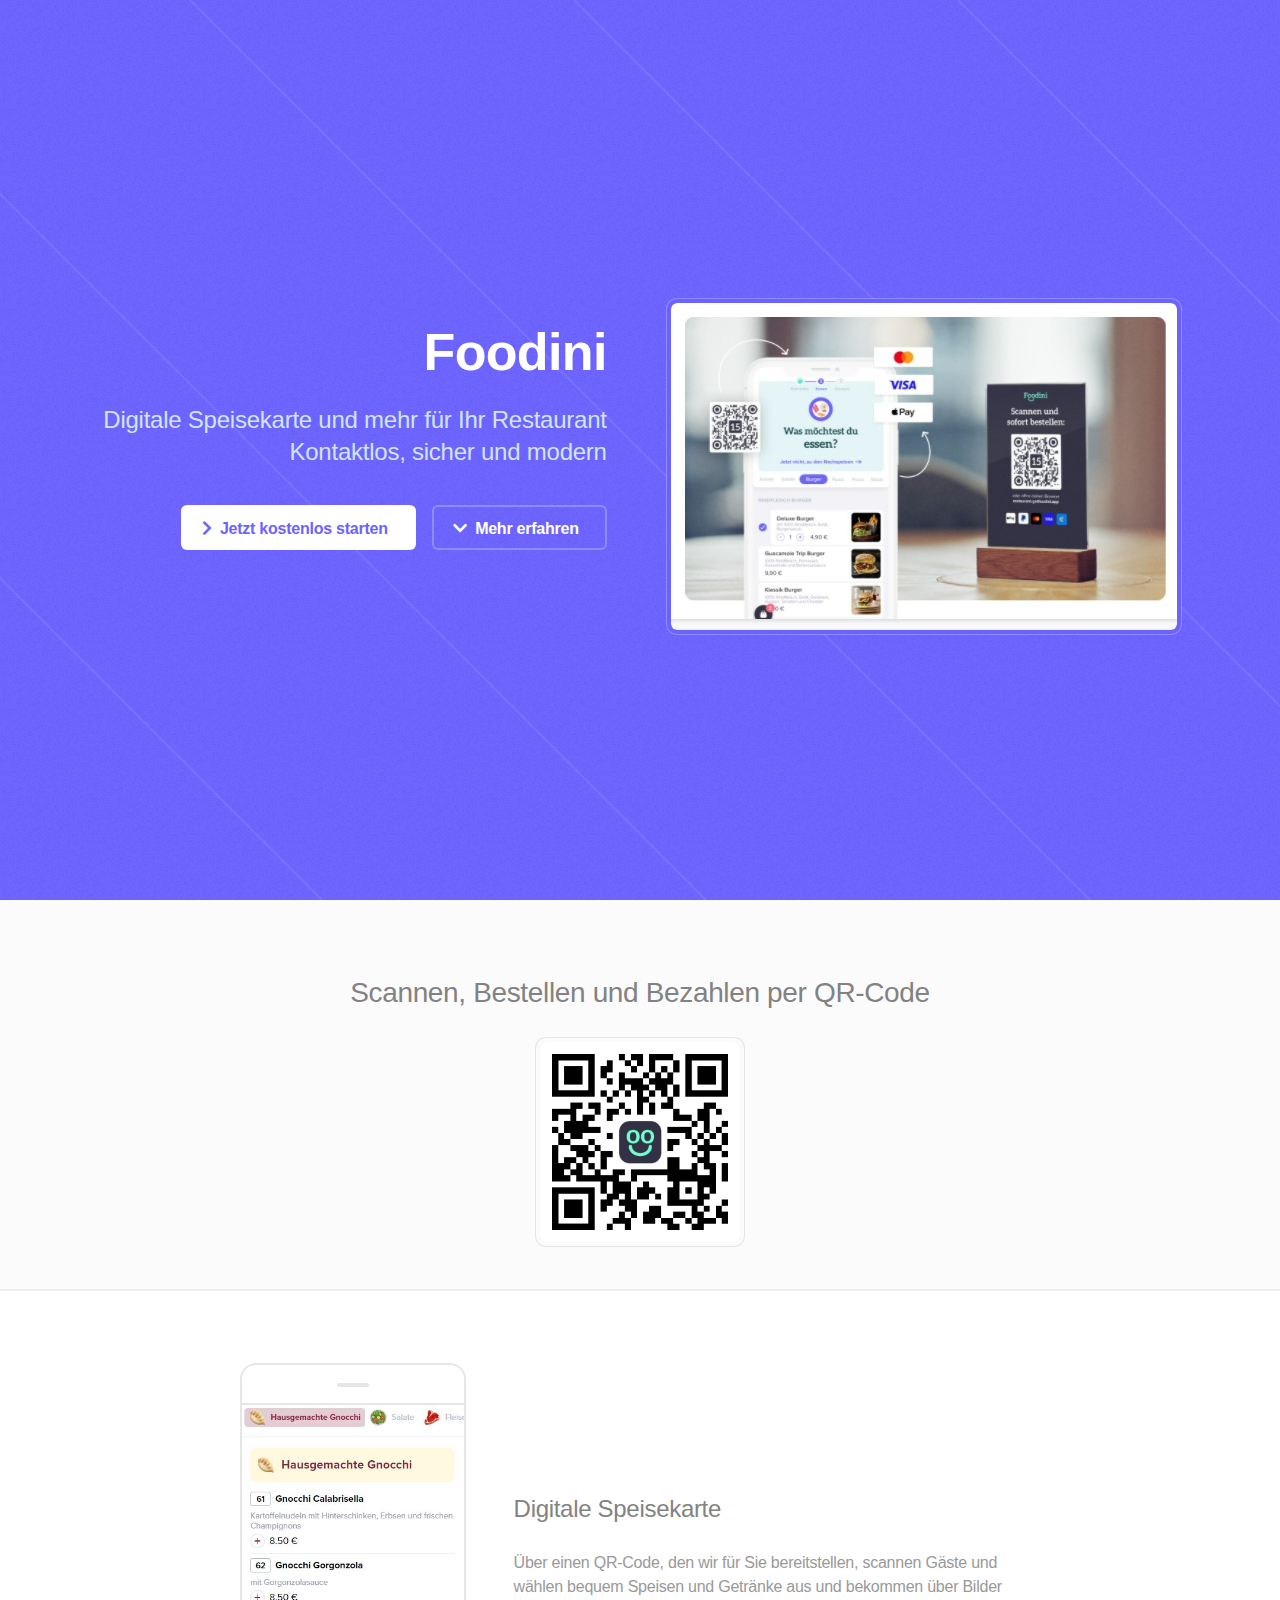
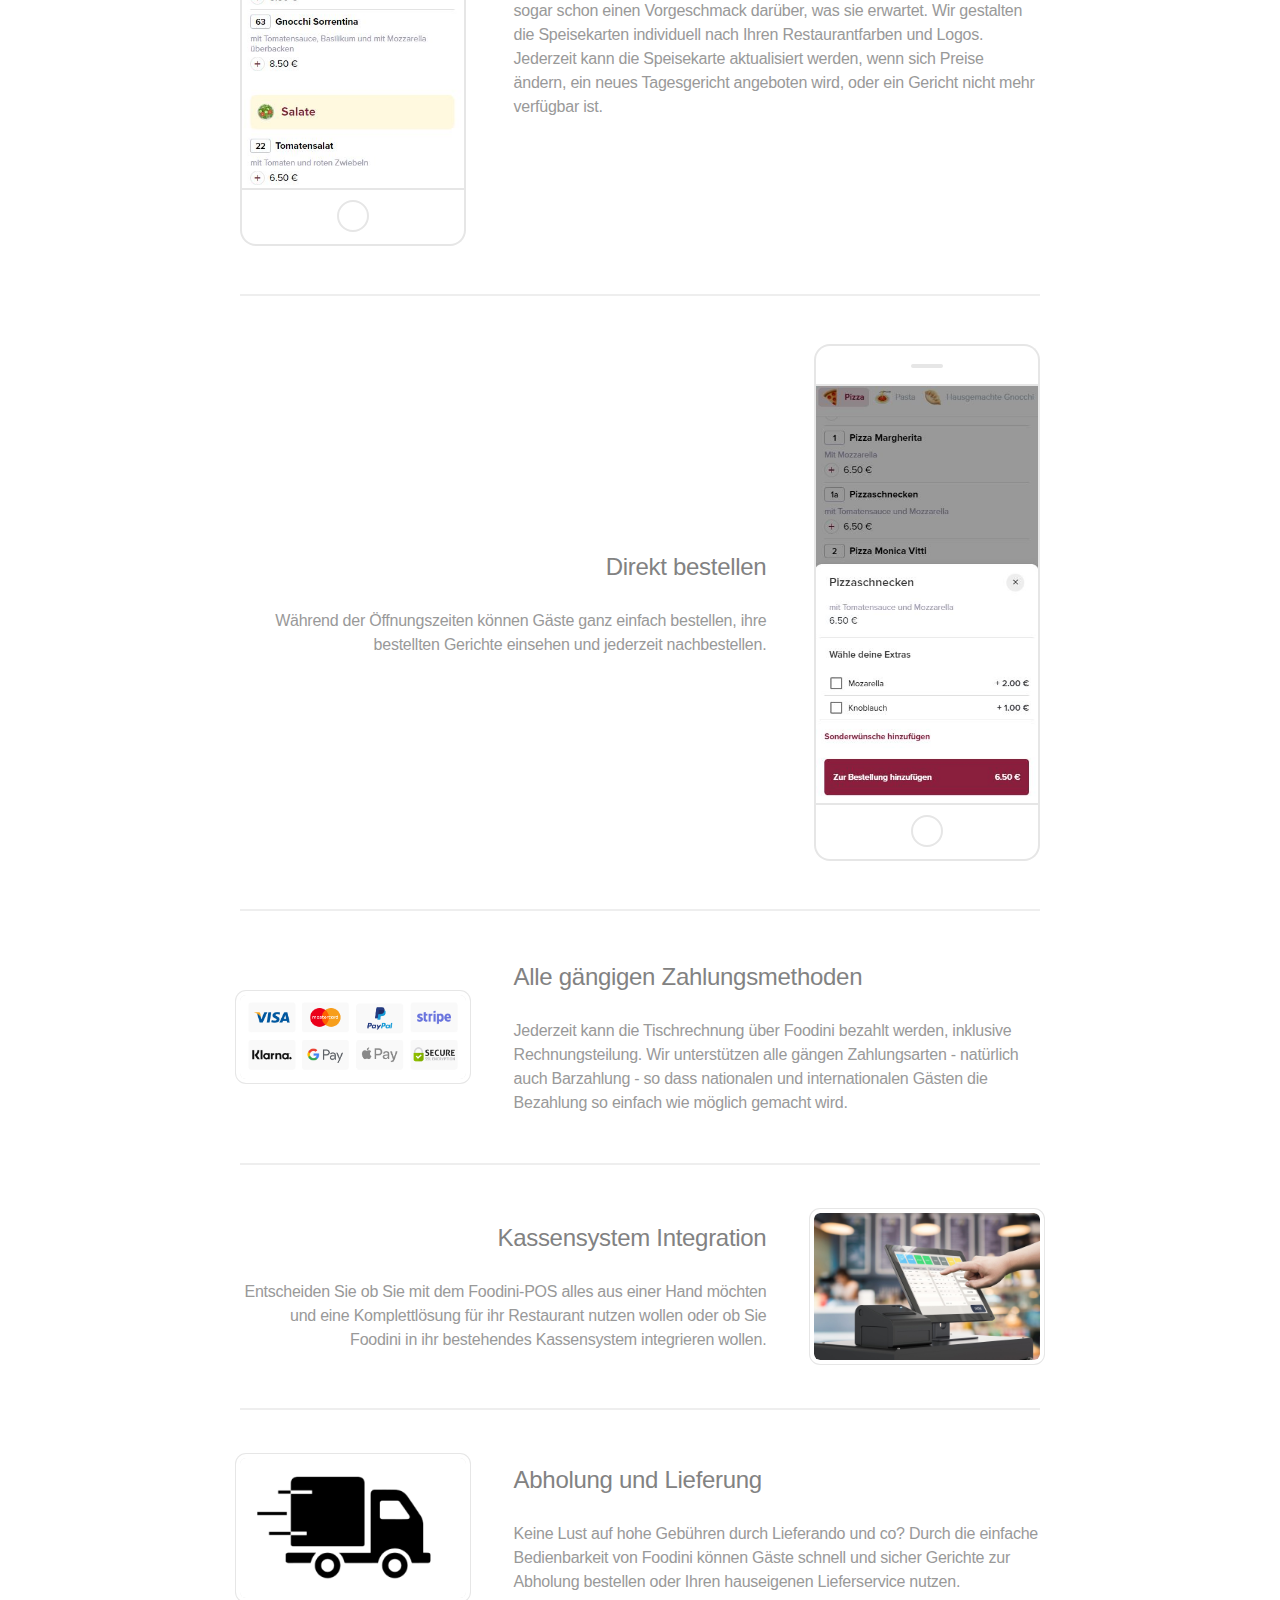
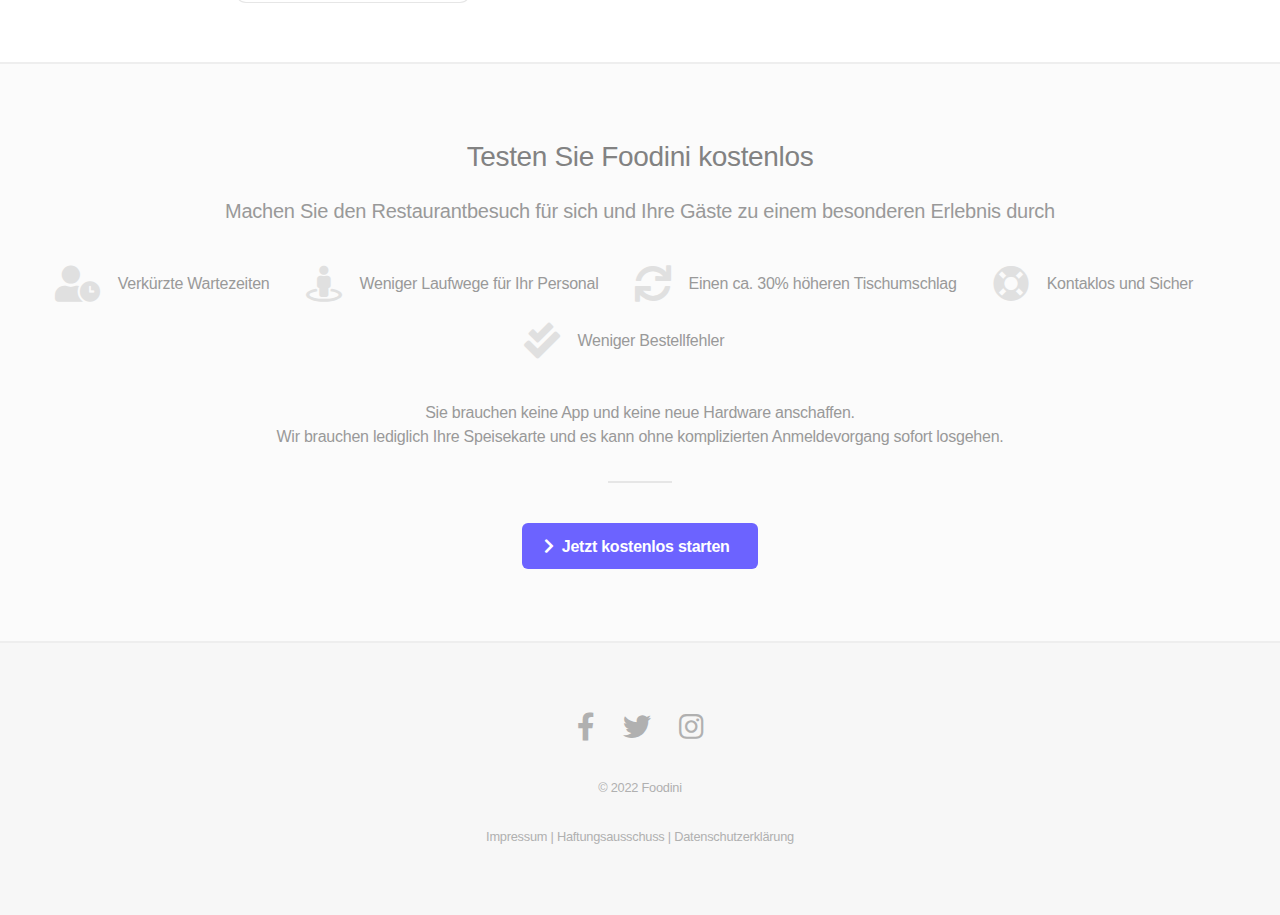
<file: index.html>
<!DOCTYPE HTML>
<html>

<head>
	<!-- Google Tag Manager -->
	<script>(function (w, d, s, l, i) {
			w[l] = w[l] || []; w[l].push({
				'gtm.start':
					new Date().getTime(), event: 'gtm.js'
			}); var f = d.getElementsByTagName(s)[0],
				j = d.createElement(s), dl = l != 'dataLayer' ? '&l=' + l : ''; j.async = true; j.src =
					'https://www.googletagmanager.com/gtm.js?id=' + i + dl; f.parentNode.insertBefore(j, f);
		})(window, document, 'script', 'dataLayer', 'GTM-5QDQV5G');</script>
	<!-- End Google Tag Manager -->

	<title>Foodini - Digitale Speisekarte - QR-Code - Bestellen - Bezahlen</title>

	<meta charset="utf-8" />
	<meta name="description" content="Digitale Speisekarte per QR-Code - Kontaklos bestellen und bezahlen">
	<meta name="viewport" content="width=device-width, initial-scale=1, user-scalable=no" />
	<link rel="stylesheet" href="assets/css/main.css" />
	<noscript>
		<link rel="stylesheet" href="assets/css/noscript.css" />
	</noscript>

	<link rel="icon" type="image/png" sizes="128x128" href="assets/icons/favicon-128x128.png">
	<link rel="icon" type="image/png" sizes="96x96" href="assets/icons/favicon-96x96.png">
	<link rel="icon" type="image/png" sizes="32x32" href="assets/icons/favicon-32x32.png">
	<link rel="icon" type="image/png" sizes="16x16" href="assets/icons/favicon-16x16.png">
	<link rel="icon" type="image/ico" href="assets/icons/favicon.png">
</head>

<body class="is-preload">
	<!-- Google Tag Manager (noscript) -->
	<noscript><iframe src="https://www.googletagmanager.com/ns.html?id=GTM-5QDQV5G" height="0" width="0"
			style="display:none;visibility:hidden"></iframe></noscript>
	<!-- End Google Tag Manager (noscript) -->

	<!-- Header -->
	<header id="header">
		<div class="content">
			<h1><a href="#">Foodini</a></h1>
			<p>Digitale Speisekarte und mehr für Ihr Restaurant<br />
				Kontaktlos, sicher und modern</p>
			<ul class="actions">
				<li><a id="btn-cta-header" href="form.html" class="button primary icon solid fa-chevron-right">Jetzt
						kostenlos
						starten</a>
				</li>
				<li><a id="btn-read-more" href="#two" class="button icon solid fa-chevron-down scrolly">Mehr
						erfahren</a></li>
			</ul>
		</div>
		<div class="image">
			<img src="images/tron.jpg" alt="" width="100%" />
		</div>
	</header>

	<!-- One -->
	<section id="one" class="wrapper style2 special">
		<header class="majsor">
			<h2>Scannen, Bestellen und Bezahlen per QR-Code</h2>
			<div class="image"><img width="200px" src="images/qr-code.png" alt="" /></div>
		</header>
	</section>

	<!-- Two -->
	<section id="two" class="wrapper">
		<div class="inner alt">
			<section class="spotlight">
				<div class="image phone">
					<div class="inner"><img src="images/menu.JPG" alt="" /></div>
				</div>
				<!-- <div class="image"><img src="images/pic01.jpg" alt="" /></div> -->
				<div class="content">
					<h3>Digitale Speisekarte</h3>
					<p>Über einen QR-Code, den wir für Sie bereitstellen, scannen Gäste und wählen bequem Speisen und
						Getränke aus und bekommen über Bilder sogar schon einen Vorgeschmack darüber, was sie
						erwartet. Wir gestalten die Speisekarten individuell nach Ihren Restaurantfarben und
						Logos.<br />
						Jederzeit kann die Speisekarte aktualisiert werden, wenn sich Preise ändern, ein neues
						Tagesgericht angeboten wird, oder ein Gericht nicht mehr verfügbar ist.</p>
				</div>
			</section>
			<section class="spotlight">
				<div class="image phone">
					<div class="inner"><img src="images/ordering.JPG" alt="" /></div>
				</div>
				<div class="content">
					<h3>Direkt bestellen</h3>
					<p>Während der Öffnungszeiten können Gäste ganz einfach bestellen, ihre bestellten Gerichte einsehen
						und jederzeit nachbestellen. </p>
				</div>
			</section>
			<section class="spotlight">
				<div class="image"><img src="images/paymethods.png" alt="" /></div>
				<div class="content">
					<h3>Alle gängigen Zahlungsmethoden</h3>
					<p>Jederzeit kann die Tischrechnung über Foodini bezahlt werden, inklusive Rechnungsteilung. Wir
						unterstützen alle gängen Zahlungsarten - natürlich auch Barzahlung - so dass nationalen und
						internationalen Gästen die Bezahlung so einfach wie möglich gemacht wird.</p>
				</div>
			</section>
			<section class="spotlight">
				<div class="image"><img src="images/pos.png" alt="" /></div>
				<div class="content">
					<h3>Kassensystem Integration</h3>
					<p>Entscheiden Sie ob Sie mit dem Foodini-POS alles aus einer Hand möchten und eine Komplettlösung
						für
						ihr Restaurant nutzen wollen oder ob Sie Foodini in ihr bestehendes Kassensystem integrieren
						wollen.</p>
				</div>
			</section>
			<section class="spotlight">
				<div class="image"><img src="images/delivery.png" alt="" /></div>
				<div class="content">
					<h3>Abholung und Lieferung</h3>
					<p>Keine Lust auf hohe Gebühren durch Lieferando und co? Durch die einfache Bedienbarkeit von
						Foodini können Gäste schnell und sicher Gerichte zur Abholung bestellen oder Ihren hauseigenen
						Lieferservice nutzen. </p>
				</div>
			</section>
		</div><br />
	</section>

	<!-- Three  -->
	<section id="three" class="wrapper style2 special">
		<header class="major">
			<h2>Testen Sie Foodini kostenlos</h2>
			<p>Machen Sie den Restaurantbesuch für sich und Ihre Gäste zu einem besonderen Erlebnis durch</p>
			<ul class="icons labeled">
				<li><span class="icon solid fa-user-clock"><span class="label">Verkürzte Wartezeiten</span></span>
				</li>
				<li><span class="icon solid fa-street-view"><span class="label">Weniger Laufwege für Ihr
							Personal</span></span>
				</li>
				<li><span class="icon solid fa-sync"><span class="label">Einen ca. 30% höheren
							Tischumschlag</span></span></li>
				<li><span class="icon solid fa-life-ring"><span class="label">Kontaklos und Sicher</span></span>
				</li>

				<li><span class="icon solid fa-check-double"><span class="label">Weniger
							Bestellfehler</span></span>
				</li><br />
			</ul>
			<p>Sie brauchen keine App und keine neue Hardware anschaffen.<br />
				Wir brauchen lediglich Ihre Speisekarte und es kann ohne komplizierten Anmeldevorgang sofort losgehen.
			</p>
		</header>
		<ul class="actions special">
			<li><a id="btn-cta-bottom" href="form.html" class="button primary icon solid fa-chevron-right">Jetzt
					kostenlos
					starten</a>
			</li>
		</ul>
	</section>

	<!-- Four 
			<section id="four" class="wrapper">
				<div class="inner">

					<header class="major">
						<h2>Elements</h2>
					</header>

					<section>
						<h4>Text</h4>
						<p>This is <b>bold</b> and this is <strong>strong</strong>. This is <i>italic</i> and this is <em>emphasized</em>.
						This is <sup>superscript</sup> text and this is <sub>subscript</sub> text.
						This is <u>underlined</u> and this is code: <code>for (;;) { ... }</code>. Finally, <a href="#">this is a link</a>.</p>
						<hr />
						<header>
							<h4>Heading with a Subtitle</h4>
							<p>Lorem ipsum dolor sit amet nullam id egestas urna aliquam</p>
						</header>
						<p>Nunc lacinia ante nunc ac lobortis. Interdum adipiscing gravida odio porttitor sem non mi integer non faucibus ornare mi ut ante amet placerat aliquet. Volutpat eu sed ante lacinia sapien lorem accumsan varius montes viverra nibh in adipiscing blandit tempus accumsan.</p>
						<header>
							<h5>Heading with a Subtitle</h5>
							<p>Lorem ipsum dolor sit amet nullam id egestas urna aliquam</p>
						</header>
						<p>Nunc lacinia ante nunc ac lobortis. Interdum adipiscing gravida odio porttitor sem non mi integer non faucibus ornare mi ut ante amet placerat aliquet. Volutpat eu sed ante lacinia sapien lorem accumsan varius montes viverra nibh in adipiscing blandit tempus accumsan.</p>
						<hr />
						<h2>Heading Level 2</h2>
						<h3>Heading Level 3</h3>
						<h4>Heading Level 4</h4>
						<h5>Heading Level 5</h5>
						<h6>Heading Level 6</h6>
						<hr />
						<h5>Blockquote</h5>
						<blockquote>Fringilla nisl. Donec accumsan interdum nisi, quis tincidunt felis sagittis eget tempus euismod. Vestibulum ante ipsum primis in faucibus vestibulum. Blandit adipiscing eu felis iaculis volutpat ac adipiscing accumsan faucibus. Vestibulum ante ipsum primis in faucibus lorem ipsum dolor sit amet nullam adipiscing eu felis.</blockquote>
						<h5>Preformatted</h5>
						<pre><code>i = 0;

while (!deck.isInOrder()) {
  print 'Iteration ' + i;
  deck.shuffle();
  i++;
}

print 'It took ' + i + ' iterations to sort the deck.';</code></pre>
					</section>

					<section>
						<h4>Lists</h4>
						<div class="row">
							<div class="col-6 col-12-medium">
								<h5>Unordered</h5>
								<ul>
									<li>Dolor pulvinar etiam.</li>
									<li>Sagittis adipiscing.</li>
									<li>Felis enim feugiat.</li>
								</ul>
								<h5>Alternate</h5>
								<ul class="alt">
									<li>Dolor pulvinar etiam.</li>
									<li>Sagittis adipiscing.</li>
									<li>Felis enim feugiat.</li>
								</ul>
							</div>
							<div class="col-6 col-12-medium">
								<h5>Ordered</h5>
								<ol>
									<li>Dolor pulvinar etiam.</li>
									<li>Etiam vel felis viverra.</li>
									<li>Felis enim feugiat.</li>
									<li>Dolor pulvinar etiam.</li>
									<li>Etiam vel felis lorem.</li>
									<li>Felis enim et feugiat.</li>
								</ol>
								<h5>Icons</h5>
								<ul class="icons">
									<li><a href="#" class="icon brands fa-twitter"><span class="label">Twitter</span></a></li>
									<li><a href="#" class="icon brands fa-facebook-f"><span class="label">Facebook</span></a></li>
									<li><a href="#" class="icon brands fa-instagram"><span class="label">Instagram</span></a></li>
									<li><a href="#" class="icon brands fa-github"><span class="label">Github</span></a></li>
								</ul>
							</div>
						</div>
						<h5>Actions</h5>
						<div class="row">
							<div class="col-6 col-12-medium">
								<ul class="actions">
									<li><a href="#" class="button primary">Default</a></li>
									<li><a href="#" class="button">Default</a></li>
								</ul>
								<ul class="actions small">
									<li><a href="#" class="button primary small">Small</a></li>
									<li><a href="#" class="button small">Small</a></li>
								</ul>
								<ul class="actions stacked">
									<li><a href="#" class="button primary">Default</a></li>
									<li><a href="#" class="button">Default</a></li>
								</ul>
								<ul class="actions stacked">
									<li><a href="#" class="button primary small">Small</a></li>
									<li><a href="#" class="button small">Small</a></li>
								</ul>
							</div>
							<div class="col-6 col-12-medium">
								<ul class="actions stacked">
									<li><a href="#" class="button primary fit">Default</a></li>
									<li><a href="#" class="button fit">Default</a></li>
								</ul>
								<ul class="actions stacked">
									<li><a href="#" class="button primary small fit">Small</a></li>
									<li><a href="#" class="button small fit">Small</a></li>
								</ul>
							</div>
						</div>
					</section>

					<section>
						<h4>Table</h4>
						<h5>Default</h5>
						<div class="table-wrapper">
							<table>
								<thead>
									<tr>
										<th>Name</th>
										<th>Description</th>
										<th>Price</th>
									</tr>
								</thead>
								<tbody>
									<tr>
										<td>Item One</td>
										<td>Ante turpis integer aliquet porttitor.</td>
										<td>29.99</td>
									</tr>
									<tr>
										<td>Item Two</td>
										<td>Vis ac commodo adipiscing arcu aliquet.</td>
										<td>19.99</td>
									</tr>
									<tr>
										<td>Item Three</td>
										<td> Morbi faucibus arcu accumsan lorem.</td>
										<td>29.99</td>
									</tr>
									<tr>
										<td>Item Four</td>
										<td>Vitae integer tempus condimentum.</td>
										<td>19.99</td>
									</tr>
									<tr>
										<td>Item Five</td>
										<td>Ante turpis integer aliquet porttitor.</td>
										<td>29.99</td>
									</tr>
								</tbody>
								<tfoot>
									<tr>
										<td colspan="2"></td>
										<td>100.00</td>
									</tr>
								</tfoot>
							</table>
						</div>

						<h5>Alternate</h5>
						<div class="table-wrapper">
							<table class="alt">
								<thead>
									<tr>
										<th>Name</th>
										<th>Description</th>
										<th>Price</th>
									</tr>
								</thead>
								<tbody>
									<tr>
										<td>Item One</td>
										<td>Ante turpis integer aliquet porttitor.</td>
										<td>29.99</td>
									</tr>
									<tr>
										<td>Item Two</td>
										<td>Vis ac commodo adipiscing arcu aliquet.</td>
										<td>19.99</td>
									</tr>
									<tr>
										<td>Item Three</td>
										<td> Morbi faucibus arcu accumsan lorem.</td>
										<td>29.99</td>
									</tr>
									<tr>
										<td>Item Four</td>
										<td>Vitae integer tempus condimentum.</td>
										<td>19.99</td>
									</tr>
									<tr>
										<td>Item Five</td>
										<td>Ante turpis integer aliquet porttitor.</td>
										<td>29.99</td>
									</tr>
								</tbody>
								<tfoot>
									<tr>
										<td colspan="2"></td>
										<td>100.00</td>
									</tr>
								</tfoot>
							</table>
						</div>
					</section>

					<section>
						<h4>Buttons</h4>
						<ul class="actions">
							<li><a href="#" class="button primary">Primary</a></li>
							<li><a href="#" class="button">Default</a></li>
						</ul>
						<ul class="actions">
							<li><a href="#" class="button large">Large</a></li>
							<li><a href="#" class="button">Default</a></li>
							<li><a href="#" class="button small">Small</a></li>
						</ul>
						<ul class="actions fit">
							<li><a href="#" class="button fit">Fit</a></li>
							<li><a href="#" class="button primary fit">Fit</a></li>
							<li><a href="#" class="button fit">Fit</a></li>
						</ul>
						<ul class="actions fit small">
							<li><a href="#" class="button primary fit small">Fit + Small</a></li>
							<li><a href="#" class="button fit small">Fit + Small</a></li>
							<li><a href="#" class="button primary fit small">Fit + Small</a></li>
						</ul>
						<ul class="actions">
							<li><a href="#" class="button primary icon solid fa-download">Icon</a></li>
							<li><a href="#" class="button icon solid fa-download">Icon</a></li>
						</ul>
						<ul class="actions">
							<li><span class="button primary disabled">Disabled</span></li>
							<li><span class="button disabled">Disabled</span></li>
						</ul>
					</section>

					<section>
						<h4>Form</h4>
						<form method="post" action="#">
							<div class="row gtr-uniform">
								<div class="col-6 col-12-xsmall">
									<input type="text" name="demo-name" id="demo-name" value="" placeholder="Name" />
								</div>
								<div class="col-6 col-12-xsmall">
									<input type="email" name="demo-email" id="demo-email" value="" placeholder="Email" />
								</div>
								<div class="col-12">
									<select name="demo-category" id="demo-category">
										<option value="">- Category -</option>
										<option value="1">Manufacturing</option>
										<option value="1">Shipping</option>
										<option value="1">Administration</option>
										<option value="1">Human Resources</option>
									</select>
								</div>
								<div class="col-4 col-12-small">
									<input type="radio" id="demo-priority-low" name="demo-priority" checked>
									<label for="demo-priority-low">Low</label>
								</div>
								<div class="col-4 col-12-small">
									<input type="radio" id="demo-priority-normal" name="demo-priority">
									<label for="demo-priority-normal">Normal</label>
								</div>
								<div class="col-4 col-12-small">
									<input type="radio" id="demo-priority-high" name="demo-priority">
									<label for="demo-priority-high">High</label>
								</div>
								<div class="col-6 col-12-small">
									<input type="checkbox" id="demo-copy" name="demo-copy">
									<label for="demo-copy">Email me a copy</label>
								</div>
								<div class="col-6 col-12-small">
									<input type="checkbox" id="demo-human" name="demo-human" checked>
									<label for="demo-human">Not a robot</label>
								</div>
								<div class="col-12">
									<textarea name="demo-message" id="demo-message" placeholder="Enter your message" rows="6"></textarea>
								</div>
								<div class="col-12">
									<ul class="actions">
										<li><input type="submit" value="Send Message" class="primary" /></li>
										<li><input type="reset" value="Reset" /></li>
									</ul>
								</div>
							</div>
						</form>
					</section>

					<section>
						<h4>Image</h4>
						<h5>Fit</h5>
						<div class="box alt">
							<div class="row gtr-uniform">
								<div class="col-12"><span class="image fit"><img src="images/pic04.jpg" alt="" /></span></div>
								<div class="col-4"><span class="image fit"><img src="images/pic01.jpg" alt="" /></span></div>
								<div class="col-4"><span class="image fit"><img src="images/pic02.jpg" alt="" /></span></div>
								<div class="col-4"><span class="image fit"><img src="images/pic03.jpg" alt="" /></span></div>
								<div class="col-4"><span class="image fit"><img src="images/pic02.jpg" alt="" /></span></div>
								<div class="col-4"><span class="image fit"><img src="images/pic03.jpg" alt="" /></span></div>
								<div class="col-4"><span class="image fit"><img src="images/pic01.jpg" alt="" /></span></div>
								<div class="col-4"><span class="image fit"><img src="images/pic03.jpg" alt="" /></span></div>
								<div class="col-4"><span class="image fit"><img src="images/pic01.jpg" alt="" /></span></div>
								<div class="col-4"><span class="image fit"><img src="images/pic02.jpg" alt="" /></span></div>
							</div>
						</div>
						<h5>Left &amp; Right</h5>
						<p><span class="image left"><img src="images/pic05.jpg" alt="" /></span>Fringilla nisl. Donec accumsan interdum nisi, quis tincidunt felis sagittis eget. tempus euismod. Vestibulum ante ipsum primis in faucibus vestibulum. Blandit adipiscing eu felis iaculis volutpat ac adipiscing accumsan eu faucibus. Integer ac pellentesque praesent tincidunt felis sagittis eget. tempus euismod. Vestibulum ante ipsum primis in faucibus vestibulum. Blandit adipiscing eu felis iaculis volutpat ac adipiscing accumsan eu faucibus. Integer ac pellentesque praesent. Donec accumsan interdum nisi, quis tincidunt felis sagittis eget. tempus euismod. Vestibulum ante ipsum primis in faucibus vestibulum. Blandit adipiscing eu felis iaculis volutpat ac adipiscing accumsan eu faucibus. Integer ac pellentesque praesent tincidunt felis sagittis eget. tempus euismod. Vestibulum ante ipsum primis in faucibus vestibulum. Blandit adipiscing eu felis iaculis volutpat ac adipiscing accumsan eu faucibus. Integer ac pellentesque praesent. Blandit adipiscing eu felis iaculis volutpat ac adipiscing accumsan eu faucibus. Integer ac pellentesque praesent tincidunt felis sagittis eget. tempus euismod. Vestibulum ante ipsum primis in faucibus vestibulum. Blandit adipiscing eu felis iaculis volutpat ac adipiscing accumsan eu faucibus. Integer ac pellentesque praesent.</p>
						<p><span class="image right"><img src="images/pic05.jpg" alt="" /></span>Fringilla nisl. Donec accumsan interdum nisi, quis tincidunt felis sagittis eget. tempus euismod. Vestibulum ante ipsum primis in faucibus vestibulum. Blandit adipiscing eu felis iaculis volutpat ac adipiscing accumsan eu faucibus. Integer ac pellentesque praesent tincidunt felis sagittis eget. tempus euismod. Vestibulum ante ipsum primis in faucibus vestibulum. Blandit adipiscing eu felis iaculis volutpat ac adipiscing accumsan eu faucibus. Integer ac pellentesque praesent. Donec accumsan interdum nisi, quis tincidunt felis sagittis eget. tempus euismod. Vestibulum ante ipsum primis in faucibus vestibulum. Blandit adipiscing eu felis iaculis volutpat ac adipiscing accumsan eu faucibus. Integer ac pellentesque praesent tincidunt felis sagittis eget. tempus euismod. Vestibulum ante ipsum primis in faucibus vestibulum. Blandit adipiscing eu felis iaculis volutpat ac adipiscing accumsan eu faucibus. Integer ac pellentesque praesent. Blandit adipiscing eu felis iaculis volutpat ac adipiscing accumsan eu faucibus. Integer ac pellentesque praesent tincidunt felis sagittis eget. tempus euismod. Vestibulum ante ipsum primis in faucibus vestibulum. Blandit adipiscing eu felis iaculis volutpat ac adipiscing accumsan eu faucibus. Integer ac pellentesque praesent.</p>
					</section>

				</div>
			</section>
 -->
	<!-- Footer -->
	<footer id="footer">
		<ul class="icons">
			<li><a href="#" class="icon brands fa-facebook-f"><span class="label">Facebook</span></a></li>
			<li><a href="#" class="icon brands fa-twitter"><span class="label">Twitter</span></a></li>
			<li><a href="#" class="icon brands fa-instagram"><span class="label">Instagram</span></a></li>
		</ul>
		<p class="copyright">&copy; 2022 Foodini</p>
		<p class="copyright"><a href="impressum.html" style="border-bottom: 0px;">Impressum</a> | <a
				href="disclaimer.html" style="border-bottom: 0px;">Haftungsausschuss</a> |
			<a href="privacy_policy.html" style="border-bottom: 0px;">Datenschutzerklärung</a>
		</p>
	</footer>

	<!-- Scripts -->
	<script src="assets/js/jquery.min.js"></script>
	<script src="assets/js/jquery.scrolly.min.js"></script>
	<script src="assets/js/browser.min.js"></script>
	<script src="assets/js/breakpoints.min.js"></script>
	<script src="assets/js/util.js"></script>
	<script src="assets/js/main.js"></script>

</body>

</html>
</file>
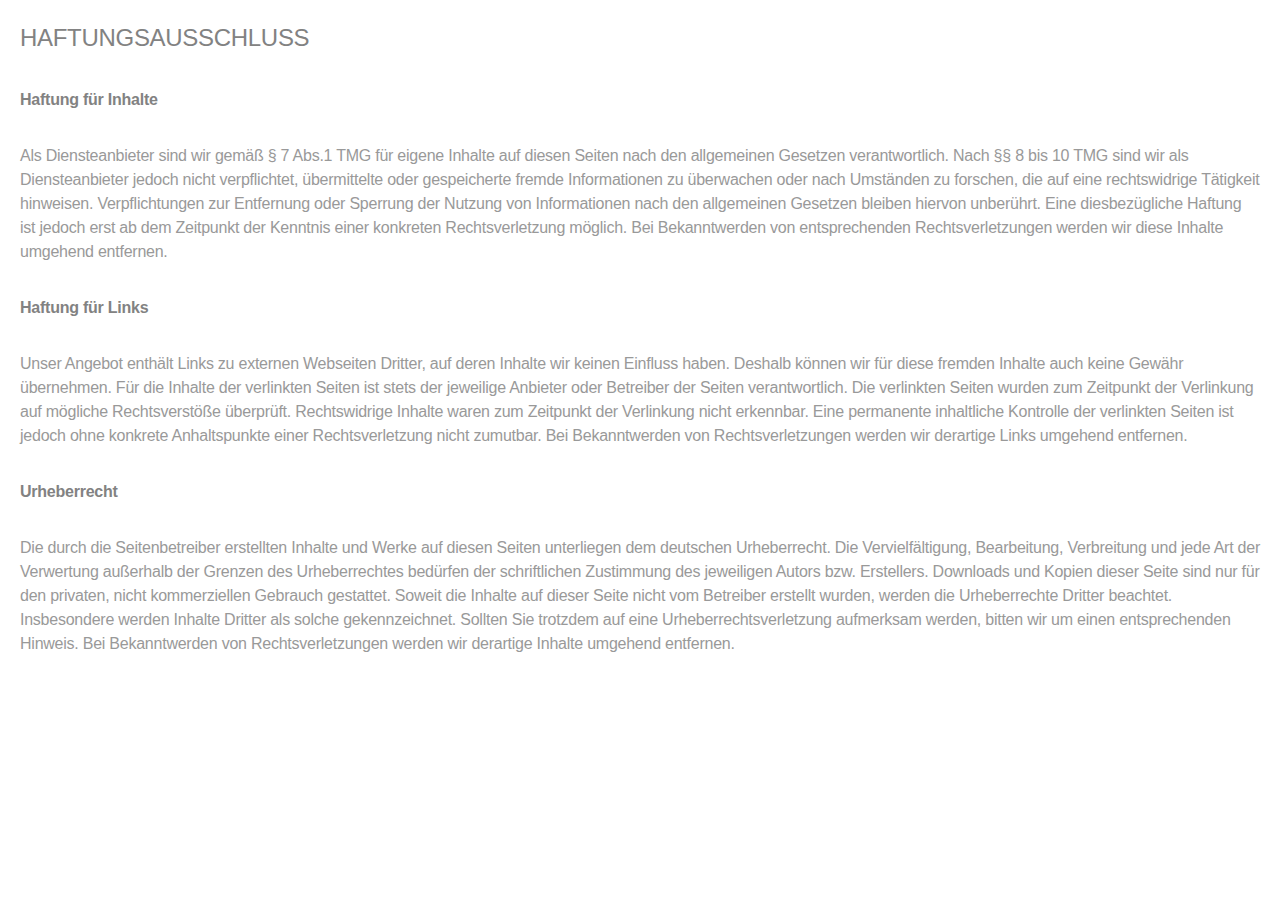
<file: disclaimer.html>
<!DOCTYPE html>
<html lang="en">

<head>
  <!-- Google Tag Manager -->
  <script>(function (w, d, s, l, i) {
      w[l] = w[l] || []; w[l].push({
        'gtm.start':
          new Date().getTime(), event: 'gtm.js'
      }); var f = d.getElementsByTagName(s)[0],
        j = d.createElement(s), dl = l != 'dataLayer' ? '&l=' + l : ''; j.async = true; j.src =
          'https://www.googletagmanager.com/gtm.js?id=' + i + dl; f.parentNode.insertBefore(j, f);
    })(window, document, 'script', 'dataLayer', 'GTM-5QDQV5G');</script>
  <!-- End Google Tag Manager -->

  <title>Foodini - Digitale Speisekarte - QR-Code - Bestellen - Bezahlen</title>

  <meta charset="utf-8" />
  <meta name="description" content="Digitale Speisekarte per QR-Code - Kontaklos bestellen und bezahlen">
  <meta name="viewport" content="width=device-width, initial-scale=1, user-scalable=no" />
  <link rel="stylesheet" href="assets/css/main.css" />
  <noscript>
    <link rel="stylesheet" href="assets/css/noscript.css" />
  </noscript>

  <link rel="icon" type="image/png" sizes="128x128" href="assets/icons/favicon-128x128.png">
  <link rel="icon" type="image/png" sizes="96x96" href="assets/icons/favicon-96x96.png">
  <link rel="icon" type="image/png" sizes="32x32" href="assets/icons/favicon-32x32.png">
  <link rel="icon" type="image/png" sizes="16x16" href="assets/icons/favicon-16x16.png">
  <link rel="icon" type="image/ico" href="assets/icons/favicon.png">
</head>

<body>
  <!-- Google Tag Manager (noscript) -->
  <noscript><iframe src="https://www.googletagmanager.com/ns.html?id=GTM-5QDQV5G" height="0" width="0"
      style="display:none;visibility:hidden"></iframe></noscript>
  <!-- End Google Tag Manager (noscript) -->

  <section id="disclaimer" style="margin: 20px 20px;">
    <div id="intro">
      <div class="container">
        <div class="row">
          <div class="col-lg-12">
            <h3>HAFTUNGSAUSSCHLUSS</h3>
            <p class="centered">
              <i class="icon icon-circle"></i><i class="icon icon-circle"></i><i class="icon icon-circle"></i>
            </p>
          </div>
        </div>
        <div class="row">
          <div class="col-lg-12">
            <p>
              <strong>Haftung für Inhalte</strong>
            </p>
            <p>Als Diensteanbieter sind wir gem&auml;&szlig; &#167; 7
              Abs.1 TMG f&uuml;r eigene Inhalte auf diesen Seiten nach den
              allgemeinen Gesetzen verantwortlich. Nach &#167;&#167; 8 bis 10
              TMG sind wir als Diensteanbieter jedoch nicht verpflichtet,
              &uuml;bermittelte oder gespeicherte fremde Informationen zu
              &uuml;berwachen oder nach Umst&auml;nden zu forschen, die auf
              eine rechtswidrige T&auml;tigkeit hinweisen. Verpflichtungen zur
              Entfernung oder Sperrung der Nutzung von Informationen nach den
              allgemeinen Gesetzen bleiben hiervon unber&uuml;hrt. Eine
              diesbez&uuml;gliche Haftung ist jedoch erst ab dem Zeitpunkt der
              Kenntnis einer konkreten Rechtsverletzung m&ouml;glich. Bei
              Bekanntwerden von entsprechenden Rechtsverletzungen werden wir
              diese Inhalte umgehend entfernen.</p>
            <p>
              <strong>Haftung f&uuml;r Links</strong>
            </p>
            <p>Unser Angebot enth&auml;lt Links zu externen Webseiten
              Dritter, auf deren Inhalte wir keinen Einfluss haben. Deshalb
              k&ouml;nnen wir f&uuml;r diese fremden Inhalte auch keine
              Gew&auml;hr &uuml;bernehmen. F&uuml;r die Inhalte der verlinkten
              Seiten ist stets der jeweilige Anbieter oder Betreiber der Seiten
              verantwortlich. Die verlinkten Seiten wurden zum Zeitpunkt der
              Verlinkung auf m&ouml;gliche Rechtsverst&ouml;&szlig;e
              &uuml;berpr&uuml;ft. Rechtswidrige Inhalte waren zum Zeitpunkt
              der Verlinkung nicht erkennbar. Eine permanente inhaltliche
              Kontrolle der verlinkten Seiten ist jedoch ohne konkrete
              Anhaltspunkte einer Rechtsverletzung nicht zumutbar. Bei
              Bekanntwerden von Rechtsverletzungen werden wir derartige Links
              umgehend entfernen.</p>
            <p>
              <strong>Urheberrecht</strong>
            </p>
            <p>Die durch die Seitenbetreiber erstellten Inhalte und Werke
              auf diesen Seiten unterliegen dem deutschen Urheberrecht. Die
              Vervielf&auml;ltigung, Bearbeitung, Verbreitung und jede Art der
              Verwertung au&szlig;erhalb der Grenzen des Urheberrechtes
              bed&uuml;rfen der schriftlichen Zustimmung des jeweiligen Autors
              bzw. Erstellers. Downloads und Kopien dieser Seite sind nur
              f&uuml;r den privaten, nicht kommerziellen Gebrauch gestattet.
              Soweit die Inhalte auf dieser Seite nicht vom Betreiber erstellt
              wurden, werden die Urheberrechte Dritter beachtet. Insbesondere
              werden Inhalte Dritter als solche gekennzeichnet. Sollten Sie
              trotzdem auf eine Urheberrechtsverletzung aufmerksam werden,
              bitten wir um einen entsprechenden Hinweis. Bei Bekanntwerden von
              Rechtsverletzungen werden wir derartige Inhalte umgehend
              entfernen.</p>
            <p></p>
          </div>
        </div>
      </div>
    </div>
  </section>

</body>

</html>
</file>
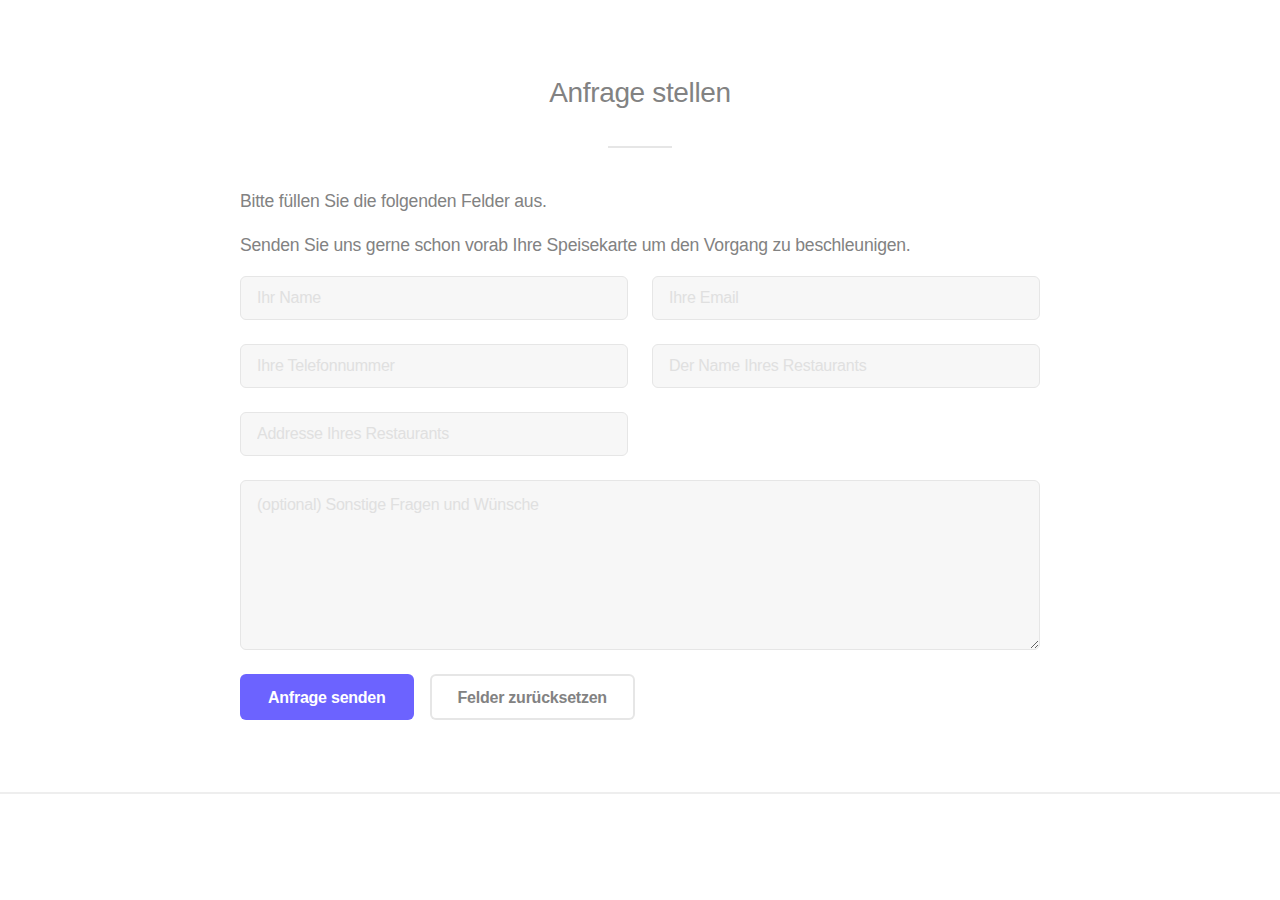
<file: form.html>
<!DOCTYPE HTML>
<html>

<head>
    <!-- Google Tag Manager -->
    <script>(function (w, d, s, l, i) {
            w[l] = w[l] || []; w[l].push({
                'gtm.start':
                    new Date().getTime(), event: 'gtm.js'
            }); var f = d.getElementsByTagName(s)[0],
                j = d.createElement(s), dl = l != 'dataLayer' ? '&l=' + l : ''; j.async = true; j.src =
                    'https://www.googletagmanager.com/gtm.js?id=' + i + dl; f.parentNode.insertBefore(j, f);
        })(window, document, 'script', 'dataLayer', 'GTM-5QDQV5G');</script>
    <!-- End Google Tag Manager -->

    <title>Foodini - Digitale Speisekarte - QR-Code - Bestellen - Bezahlen</title>

    <meta charset="utf-8" />
    <meta name="description" content="Digitale Speisekarte per QR-Code - Kontaklos bestellen und bezahlen">
    <meta name="viewport" content="width=device-width, initial-scale=1, user-scalable=no" />
    <link rel="stylesheet" href="assets/css/main.css" />
    <noscript>
        <link rel="stylesheet" href="assets/css/noscript.css" />
    </noscript>

    <link rel="icon" type="image/png" sizes="128x128" href="assets/icons/favicon-128x128.png">
    <link rel="icon" type="image/png" sizes="96x96" href="assets/icons/favicon-96x96.png">
    <link rel="icon" type="image/png" sizes="32x32" href="assets/icons/favicon-32x32.png">
    <link rel="icon" type="image/png" sizes="16x16" href="assets/icons/favicon-16x16.png">
    <link rel="icon" type="image/ico" href="assets/icons/favicon.png">
</head>

<body class="is-preload">
    <!-- Google Tag Manager (noscript) -->
    <noscript><iframe src="https://www.googletagmanager.com/ns.html?id=GTM-5QDQV5G" height="0" width="0"
            style="display:none;visibility:hidden"></iframe></noscript>
    <!-- End Google Tag Manager (noscript) -->

    <section id="four" class="wrapper">
        <div class="inner">

            <header class="major">
                <h2>Anfrage stellen</h2>
            </header>
            <section>
                <h4>Bitte füllen Sie die folgenden Felder aus.
                </h4>
                <h4>Senden Sie uns gerne schon vorab Ihre Speisekarte um den Vorgang zu beschleunigen.
                </h4>
                <form method="post" name="request-form" action="https://formspree.io/f/mqknpobr"
                    enctype="multipart/form-data">
                    <div class="row gtr-uniform">
                        <div class="col-6 col-12-xsmall">
                            <input type="text" name="name" id="name" value="" placeholder="Ihr Name" required />
                        </div>
                        <div class="col-6 col-12-xsmall">
                            <input type="email" name="email" id="email" value="" placeholder="Ihre Email" required />
                        </div>
                        <div class="col-6 col-12-xsmall">
                            <input type="tel" name="phone" id="phone" value="" placeholder="Ihre Telefonnummer"
                                pattern="^[0-9-+\s()]*$" required />
                        </div>
                        <div class="col-6 col-12-xsmall">
                            <input type="text" name="restaurantname" id="restaurantname" value=""
                                placeholder="Der Name Ihres Restaurants" required />
                        </div>
                        <div class="col-6 col-12-xsmall">
                            <input type="text" name="restaurantaddress" id="restaurantaddress" value=""
                                placeholder="Addresse Ihres Restaurants" required />
                        </div>
                        <!-- <div class="col-6 col-12-xsmall">
                            <input type="file" accept="image/*,.pdf" name="menu" id="restaurant-menu" value=""
                                placeholder="(optional) Speisekarte hochladen" />
                        </div> -->
                        <!-- <div class="col-12">
                            <select name="category" id="category">
                                <option value="">- Category -</option>
                                <option value="1">Manufacturing</option>
                                <option value="1">Shipping</option>
                                <option value="1">Administration</option>
                                <option value="1">Human Resources</option>
                            </select>
                        </div> -->
                        <!-- <div class="col-4 col-12-small">
                            <input type="radio" id="priority-low" name="priority" checked>
                            <label for="priority-low">Low</label>
                        </div>
                        <div class="col-4 col-12-small">
                            <input type="radio" id="priority-normal" name="priority">
                            <label for="priority-normal">Normal</label>
                        </div>
                        <div class="col-4 col-12-small">
                            <input type="radio" id="priority-high" name="priority">
                            <label for="priority-high">High</label>
                        </div> -->
                        <!-- <div class="col-6 col-12-small">
                            <input type="checkbox" id="copy" name="copy">
                            <label for="copy">Email me a copy</label>
                        </div> -->
                        <!-- <div class="col-6 col-12-small">
                            <input type="checkbox" id="human" name="human" checked>
                            <label for="human">Not a robot</label>
                        </div> -->
                        <div class="col-12">
                            <textarea name="message" id="message" placeholder="(optional) Sonstige Fragen und Wünsche"
                                rows="6"></textarea>
                        </div>
                        <div class="col-12">
                            <ul class="actions">
                                <li><input type="submit" value="Anfrage senden" class="primary" /></li>
                                <li><input type="reset" value="Felder zurücksetzen" /></li>
                            </ul>
                        </div>
                    </div>
                </form>
            </section>
        </div>
    </section>
</body>
</file>
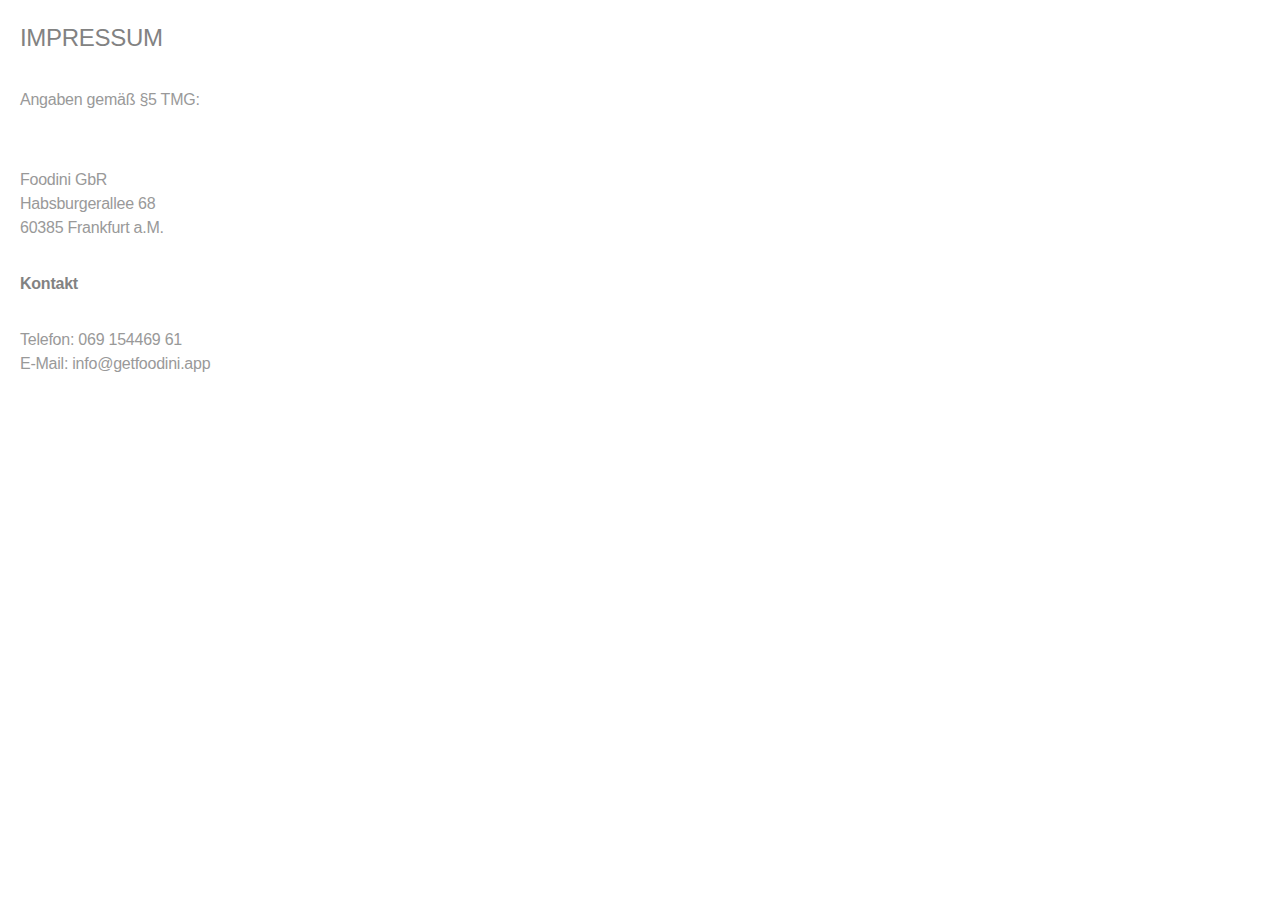
<file: impressum.html>
<!DOCTYPE html>
<html lang="en">

<head>
  <!-- Google Tag Manager -->
  <script>(function (w, d, s, l, i) {
      w[l] = w[l] || []; w[l].push({
        'gtm.start':
          new Date().getTime(), event: 'gtm.js'
      }); var f = d.getElementsByTagName(s)[0],
        j = d.createElement(s), dl = l != 'dataLayer' ? '&l=' + l : ''; j.async = true; j.src =
          'https://www.googletagmanager.com/gtm.js?id=' + i + dl; f.parentNode.insertBefore(j, f);
    })(window, document, 'script', 'dataLayer', 'GTM-5QDQV5G');</script>
  <!-- End Google Tag Manager -->

  <title>Foodini - Digitale Speisekarte - QR-Code - Bestellen - Bezahlen</title>

  <meta charset="utf-8" />
  <meta name="description" content="Digitale Speisekarte per QR-Code - Kontaklos bestellen und bezahlen">
  <meta name="viewport" content="width=device-width, initial-scale=1, user-scalable=no" />
  <link rel="stylesheet" href="assets/css/main.css" />
  <noscript>
    <link rel="stylesheet" href="assets/css/noscript.css" />
  </noscript>

  <link rel="icon" type="image/png" sizes="128x128" href="assets/icons/favicon-128x128.png">
  <link rel="icon" type="image/png" sizes="96x96" href="assets/icons/favicon-96x96.png">
  <link rel="icon" type="image/png" sizes="32x32" href="assets/icons/favicon-32x32.png">
  <link rel="icon" type="image/png" sizes="16x16" href="assets/icons/favicon-16x16.png">
  <link rel="icon" type="image/ico" href="assets/icons/favicon.png">
</head>

<body>
  <!-- Google Tag Manager (noscript) -->
  <noscript><iframe src="https://www.googletagmanager.com/ns.html?id=GTM-5QDQV5G" height="0" width="0"
      style="display:none;visibility:hidden"></iframe></noscript>
  <!-- End Google Tag Manager (noscript) -->

  <section id="impressum" style="margin: 20px 20px;">
    <div id="intro">
      <div class="container">
        <div class="row">
          <div class="col-lg-12">
            <h3>IMPRESSUM</h3>
            <p class="centered">
              <i class="icon icon-circle"></i><i class="icon icon-circle"></i><i class="icon icon-circle"></i>
            </p>
          </div>
        </div>
        <div class="row">
          <div class="col-lg-12">
            <p>
              Angaben gemäß §5 TMG:<br /> <br />
            </p>
            <p>
              Foodini GbR<br /> Habsburgerallee 68<br /> 60385 Frankfurt a.M.<br />
            </p>
            <p>
              <strong>Kontakt</strong>
            </p>
            <p>
              Telefon: 069 154469 61<br> E-Mail: info@getfoodini.app
            </p>
            <!-- <p>
              <strong>Umsatzsteuer-ID</strong>
            </p>
            <p>
              Umsatzsteuer-Identifikationsnummer gemäß §27 a
              Umsatzsteuergesetz:<br /> DE123456789
            </p> -->
          </div>
        </div>
      </div>
    </div>
  </section>

</body>

</html>
</file>
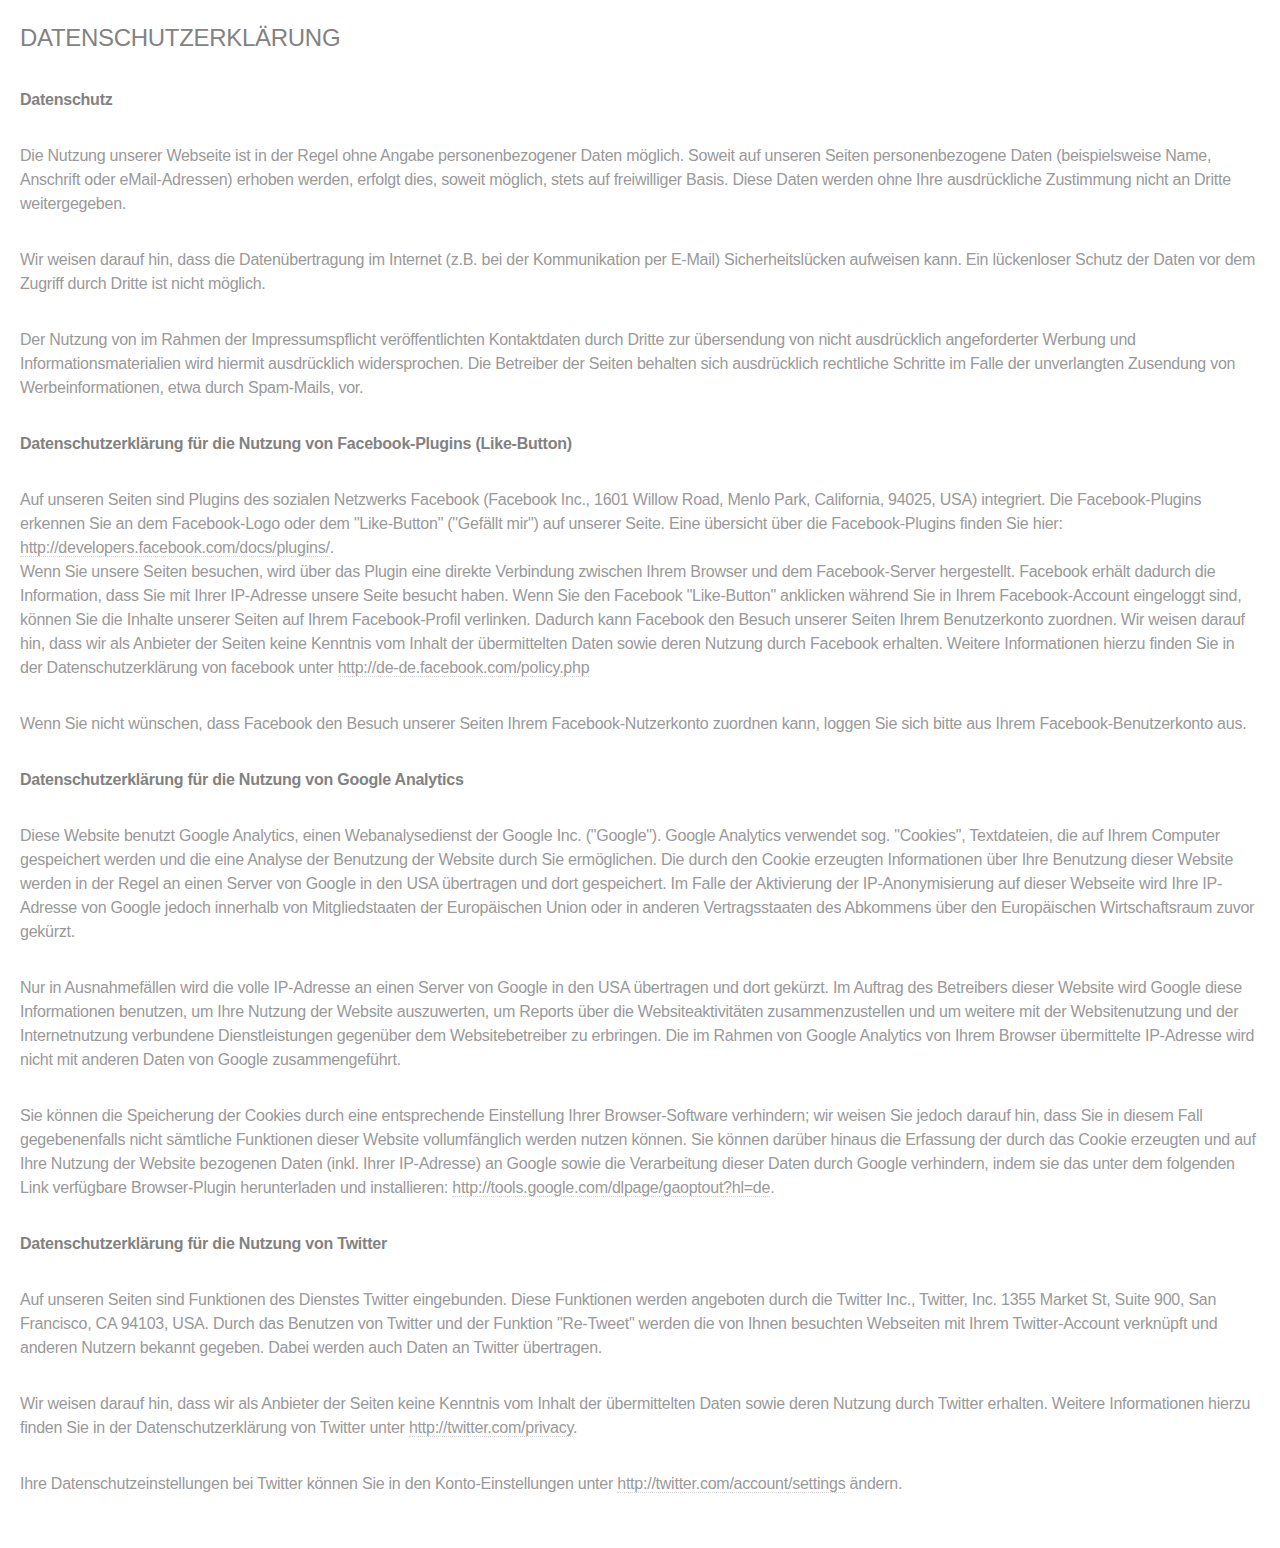
<file: privacy_policy.html>
<!DOCTYPE html>
<html lang="en">

<head>
	<!-- Google Tag Manager -->
	<script>(function (w, d, s, l, i) {
			w[l] = w[l] || []; w[l].push({
				'gtm.start':
					new Date().getTime(), event: 'gtm.js'
			}); var f = d.getElementsByTagName(s)[0],
				j = d.createElement(s), dl = l != 'dataLayer' ? '&l=' + l : ''; j.async = true; j.src =
					'https://www.googletagmanager.com/gtm.js?id=' + i + dl; f.parentNode.insertBefore(j, f);
		})(window, document, 'script', 'dataLayer', 'GTM-5QDQV5G');</script>
	<!-- End Google Tag Manager -->

	<title>Foodini - Digitale Speisekarte - QR-Code - Bestellen - Bezahlen</title>

	<meta charset="utf-8" />
	<meta name="description" content="Digitale Speisekarte per QR-Code - Kontaklos bestellen und bezahlen">
	<meta name="viewport" content="width=device-width, initial-scale=1, user-scalable=no" />
	<link rel="stylesheet" href="assets/css/main.css" />
	<noscript>
		<link rel="stylesheet" href="assets/css/noscript.css" />
	</noscript>

	<link rel="icon" type="image/png" sizes="128x128" href="assets/icons/favicon-128x128.png">
	<link rel="icon" type="image/png" sizes="96x96" href="assets/icons/favicon-96x96.png">
	<link rel="icon" type="image/png" sizes="32x32" href="assets/icons/favicon-32x32.png">
	<link rel="icon" type="image/png" sizes="16x16" href="assets/icons/favicon-16x16.png">
	<link rel="icon" type="image/ico" href="assets/icons/favicon.png">
</head>

<body>
	<!-- Google Tag Manager (noscript) -->
	<noscript><iframe src="https://www.googletagmanager.com/ns.html?id=GTM-5QDQV5G" height="0" width="0"
			style="display:none;visibility:hidden"></iframe></noscript>
	<!-- End Google Tag Manager (noscript) -->

	<section id="privacy_policy" style="margin: 20px 20px;">
		<div id="intro">
			<div class="container">
				<div class="row">
					<div class="col-lg-12">
						<h3>DATENSCHUTZERKLÄRUNG</h3>
						<p class="centered">
							<i class="icon icon-circle"></i><i class="icon icon-circle"></i><i
								class="icon icon-circle"></i>
						</p>
					</div>
				</div>
				<div class="row">
					<div class="col-lg-12">
						<p>
							<strong>Datenschutz</strong>
						</p>
						<p>Die Nutzung unserer Webseite ist in der Regel ohne Angabe
							personenbezogener Daten möglich. Soweit auf unseren Seiten
							personenbezogene Daten (beispielsweise Name, Anschrift oder
							eMail-Adressen) erhoben werden, erfolgt dies, soweit
							möglich, stets auf freiwilliger Basis. Diese Daten werden
							ohne Ihre ausdrückliche Zustimmung nicht an Dritte
							weitergegeben.</p>
						<p>Wir weisen darauf hin, dass die Datenübertragung im
							Internet (z.B. bei der Kommunikation per E-Mail)
							Sicherheitslücken aufweisen kann. Ein lückenloser
							Schutz der Daten vor dem Zugriff durch Dritte ist nicht
							möglich.</p>
						<p>Der Nutzung von im Rahmen der Impressumspflicht
							veröffentlichten Kontaktdaten durch Dritte zur
							übersendung von nicht ausdrücklich angeforderter
							Werbung und Informationsmaterialien wird hiermit
							ausdrücklich widersprochen. Die Betreiber der Seiten
							behalten sich ausdrücklich rechtliche Schritte im Falle der
							unverlangten Zusendung von Werbeinformationen, etwa durch
							Spam-Mails, vor.</p>
						<p></p>
						<p>
							<strong>Datenschutzerklärung für die Nutzung
								von Facebook-Plugins (Like-Button)</strong>
						</p>
						<p>
							Auf unseren Seiten sind Plugins des sozialen Netzwerks Facebook
							(Facebook Inc., 1601 Willow Road, Menlo Park, California, 94025,
							USA) integriert. Die Facebook-Plugins erkennen Sie an dem
							Facebook-Logo oder dem "Like-Button"
							("Gefällt mir") auf unserer Seite. Eine
							übersicht über die Facebook-Plugins finden Sie hier: <a
								href="http://developers.facebook.com/docs/plugins/"
								target="_blank">http://developers.facebook.com/docs/plugins/</a>.<br />
							Wenn Sie unsere Seiten besuchen, wird über das Plugin eine
							direkte Verbindung zwischen Ihrem Browser und dem Facebook-Server
							hergestellt. Facebook erhält dadurch die Information, dass
							Sie mit Ihrer IP-Adresse unsere Seite besucht haben. Wenn Sie den
							Facebook "Like-Button" anklicken während Sie in
							Ihrem Facebook-Account eingeloggt sind, können Sie die
							Inhalte unserer Seiten auf Ihrem Facebook-Profil verlinken.
							Dadurch kann Facebook den Besuch unserer Seiten Ihrem
							Benutzerkonto zuordnen. Wir weisen darauf hin, dass wir als
							Anbieter der Seiten keine Kenntnis vom Inhalt der
							übermittelten Daten sowie deren Nutzung durch Facebook
							erhalten. Weitere Informationen hierzu finden Sie in der
							Datenschutzerklärung von facebook unter <a href="http://de-de.facebook.com/policy.php"
								target="_blank">
								http://de-de.facebook.com/policy.php</a>
						</p>
						<p>Wenn Sie nicht wünschen, dass Facebook den Besuch
							unserer Seiten Ihrem Facebook-Nutzerkonto zuordnen kann, loggen
							Sie sich bitte aus Ihrem Facebook-Benutzerkonto aus.</p>
						<p></p>
						<p>
							<strong>Datenschutzerklärung für die Nutzung
								von Google Analytics</strong>
						</p>
						<p>Diese Website benutzt Google Analytics, einen
							Webanalysedienst der Google Inc. ("Google"). Google
							Analytics verwendet sog. "Cookies", Textdateien, die
							auf Ihrem Computer gespeichert werden und die eine Analyse der
							Benutzung der Website durch Sie ermöglichen. Die durch den
							Cookie erzeugten Informationen über Ihre Benutzung dieser
							Website werden in der Regel an einen Server von Google in den USA
							übertragen und dort gespeichert. Im Falle der Aktivierung
							der IP-Anonymisierung auf dieser Webseite wird Ihre IP-Adresse
							von Google jedoch innerhalb von Mitgliedstaaten der
							Europäischen Union oder in anderen Vertragsstaaten des
							Abkommens über den Europäischen Wirtschaftsraum zuvor
							gekürzt.</p>
						<p>Nur in Ausnahmefällen wird die volle IP-Adresse an
							einen Server von Google in den USA übertragen und dort
							gekürzt. Im Auftrag des Betreibers dieser Website wird
							Google diese Informationen benutzen, um Ihre Nutzung der Website
							auszuwerten, um Reports über die Websiteaktivitäten
							zusammenzustellen und um weitere mit der Websitenutzung und der
							Internetnutzung verbundene Dienstleistungen gegenüber dem
							Websitebetreiber zu erbringen. Die im Rahmen von Google Analytics
							von Ihrem Browser übermittelte IP-Adresse wird nicht mit
							anderen Daten von Google zusammengeführt.</p>
						<p>
							Sie können die Speicherung der Cookies durch eine
							entsprechende Einstellung Ihrer Browser-Software verhindern; wir
							weisen Sie jedoch darauf hin, dass Sie in diesem Fall
							gegebenenfalls nicht sämtliche Funktionen dieser Website
							vollumfänglich werden nutzen können. Sie können
							darüber hinaus die Erfassung der durch das Cookie erzeugten
							und auf Ihre Nutzung der Website bezogenen Daten (inkl. Ihrer
							IP-Adresse) an Google sowie die Verarbeitung dieser Daten durch
							Google verhindern, indem sie das unter dem folgenden Link
							verfügbare Browser-Plugin herunterladen und installieren: <a
								href="http://tools.google.com/dlpage/gaoptout?hl=de">http://tools.google.com/dlpage/gaoptout?hl=de</a>.






						<p></p>
						<p>
							<strong>Datenschutzerklärung für die Nutzung
								von Twitter</strong>
						</p>
						<p>Auf unseren Seiten sind Funktionen des Dienstes Twitter
							eingebunden. Diese Funktionen werden angeboten durch die Twitter
							Inc., Twitter, Inc. 1355 Market St, Suite 900, San Francisco, CA
							94103, USA. Durch das Benutzen von Twitter und der Funktion
							"Re-Tweet" werden die von Ihnen besuchten Webseiten mit
							Ihrem Twitter-Account verknüpft und anderen Nutzern bekannt
							gegeben. Dabei werden auch Daten an Twitter übertragen.</p>
						<p>
							Wir weisen darauf hin, dass wir als Anbieter der Seiten keine
							Kenntnis vom Inhalt der übermittelten Daten sowie deren
							Nutzung durch Twitter erhalten. Weitere Informationen hierzu
							finden Sie in der Datenschutzerklärung von Twitter unter <a
								href="http://twitter.com/privacy" target="_blank">http://twitter.com/privacy</a>.
						</p>
						<p>
							Ihre Datenschutzeinstellungen bei Twitter können Sie in den
							Konto-Einstellungen unter <a href="http://twitter.com/account/settings"
								target="_blank">http://twitter.com/account/settings</a>
							ändern.
						</p>
					</div>
				</div>
			</div>
		</div>
	</section>

</body>

</html>
</file>
<file: assets/css/noscript.css>
/*
	Fractal by HTML5 UP
	html5up.net | @ajlkn
	Free for personal and commercial use under the CCA 3.0 license (html5up.net/license)
*/

/* Header */

	body.is-preload #header .content {
		-moz-transform: none;
		-webkit-transform: none;
		-ms-transform: none;
		transform: none;
		opacity: 1;
	}

	body.is-preload #header .image {
		-moz-transform: none;
		-webkit-transform: none;
		-ms-transform: none;
		transform: none;
		opacity: 1;
	}

		body.is-preload #header .image img {
			opacity: 1;
		}
</file>
<file: assets/css/main.css>
@import url(fontawesome-all.min.css);

/*
	Fractal by HTML5 UP
	html5up.net | @ajlkn
	Free for personal and commercial use under the CCA 3.0 license (html5up.net/license)
*/

html, body, div, span, applet, object,
iframe, h1, h2, h3, h4, h5, h6, p, blockquote,
pre, a, abbr, acronym, address, big, cite,
code, del, dfn, em, img, ins, kbd, q, s, samp,
small, strike, strong, sub, sup, tt, var, b,
u, i, center, dl, dt, dd, ol, ul, li, fieldset,
form, label, legend, table, caption, tbody,
tfoot, thead, tr, th, td, article, aside,
canvas, details, embed, figure, figcaption,
footer, header, hgroup, menu, nav, output, ruby,
section, summary, time, mark, audio, video {
	margin: 0;
	padding: 0;
	border: 0;
	font-size: 100%;
	font: inherit;
	vertical-align: baseline;}

article, aside, details, figcaption, figure,
footer, header, hgroup, menu, nav, section {
	display: block;}

body {
	line-height: 1;
}

ol, ul {
	list-style: none;
}

blockquote, q {
	quotes: none;
}

	blockquote:before, blockquote:after, q:before, q:after {
		content: '';
		content: none;
	}

table {
	border-collapse: collapse;
	border-spacing: 0;
}

body {
	-webkit-text-size-adjust: none;
}

mark {
	background-color: transparent;
	color: inherit;
}

input::-moz-focus-inner {
	border: 0;
	padding: 0;
}

input, select, textarea {
	-moz-appearance: none;
	-webkit-appearance: none;
	-ms-appearance: none;
	appearance: none;
}

/* Basic */

	@-ms-viewport {
		width: device-width;
	}

	body {
		-ms-overflow-style: scrollbar;
	}

	@media screen and (max-width: 360px) {

		html, body {
			min-width: 320px;
		}

	}

	html {
		box-sizing: border-box;
	}

	*, *:before, *:after {
		box-sizing: inherit;
	}

	body {
		background: #ffffff;
	}

		body.is-preload *, body.is-preload *:before, body.is-preload *:after {
			-moz-animation: none !important;
			-webkit-animation: none !important;
			-ms-animation: none !important;
			animation: none !important;
			-moz-transition: none !important;
			-webkit-transition: none !important;
			-ms-transition: none !important;
			transition: none !important;
		}

/* Type */

	body {
		color: #999999;
	}

	html, input, select, textarea {
		font-size: 16pt;
	}

		@media screen and (max-width: 1680px) {

			html, input, select, textarea {
				font-size: 13pt;
			}

		}

		@media screen and (max-width: 1280px) {

			html, input, select, textarea {
				font-size: 12pt;
			}

		}

		@media screen and (max-width: 360px) {

			html, input, select, textarea {
				font-size: 11pt;
			}

		}

	body, input, select, textarea {
		font-family: Arial, Helvetica, sans-serif;
		font-weight: normal;
		line-height: 1.5em;
		letter-spacing: -0.015em;
	}

	a {
		-moz-transition: color 0.2s ease-in-out, border-bottom-color 0.2s ease-in-out;
		-webkit-transition: color 0.2s ease-in-out, border-bottom-color 0.2s ease-in-out;
		-ms-transition: color 0.2s ease-in-out, border-bottom-color 0.2s ease-in-out;
		transition: color 0.2s ease-in-out, border-bottom-color 0.2s ease-in-out;
		text-decoration: none;
		border-bottom: dotted 1px;
	}

		a:hover {
			border-bottom-color: transparent !important;
		}

	strong, b {
		font-weight: bold;
	}

	em, i {
		font-style: italic;
	}

	p {
		margin: 0 0 2em 0;
	}

	h1, h2, h3, h4, h5, h6 {
		font-weight: normal;
		line-height: 1em;
		margin: 0 0 1em 0;
		letter-spacing: -0.0125em;
	}

		h1 a, h2 a, h3 a, h4 a, h5 a, h6 a {
			color: inherit;
			text-decoration: none;
			border-bottom: none;
		}

		@media screen and (max-width: 980px) {

			h1 br, h2 br, h3 br, h4 br, h5 br, h6 br {
				display: none;
			}

		}

	h2 {
		font-size: 1.75em;
		line-height: 1.5em;
	}

	h3 {
		font-size: 1.5em;
		line-height: 1.5em;
	}

	h4 {
		font-size: 1.1em;
		line-height: 1.5em;
	}

	h5 {
		font-size: 0.9em;
		line-height: 1.5em;
	}

	h6 {
		font-size: 0.7em;
		line-height: 1.5em;
	}

	@media screen and (max-width: 736px) {

		h2 {
			font-size: 1.25em;
		}

		h3 {
			font-size: 1.2em;
		}

		h4 {
			font-size: 1em;
		}

	}

	sub {
		font-size: 0.8em;
		position: relative;
		top: 0.5em;
	}

	sup {
		font-size: 0.8em;
		position: relative;
		top: -0.5em;
	}

	blockquote {
		border-left-style: solid;
		border-left-width: 4px;
		font-style: italic;
		margin: 0 0 2em 0;
		padding: 0.5em 0 0.5em 2em;
	}

	code {
		border-radius: 6px;
		border-style: solid;
		border-width: 1px;
		font-family: "Courier New", monospace;
		font-size: 0.9em;
		margin: 0 0.25em;
		padding: 0.25em 0.65em;
	}

	pre {
		-webkit-overflow-scrolling: touch;
		font-family: "Courier New", monospace;
		font-size: 0.9em;
		margin: 0 0 2em 0;
	}

		pre code {
			display: block;
			line-height: 1.75em;
			padding: 1em 1.5em;
			overflow-x: auto;
		}

	hr {
		border: 0;
		border-bottom-style: solid;
		border-bottom-width: 1px;
		margin: 2em 0;
	}

		hr.major {
			margin: 3em 0;
		}

	.align-left {
		text-align: left;
	}

	.align-center {
		text-align: center;
	}

	.align-right {
		text-align: right;
	}

	input, select, textarea {
		color: #999999;
	}

	a {
		color: inherit;
		border-bottom-color: #d6d6d6;
	}

		a:hover {
			color: #6c63ff;
		}

	strong, b {
		color: #828282;
	}

	h1, h2, h3, h4, h5, h6 {
		color: #828282;
	}

	blockquote {
		border-left-color: #e6e6e6;
	}

	code {
		background: rgba(144, 144, 144, 0.075);
		border-color: #e6e6e6;
	}

	hr {
		border-bottom-color: #e6e6e6;
	}

/* Row */

	.row {
		display: flex;
		flex-wrap: wrap;
		box-sizing: border-box;
		align-items: stretch;
	}

		.row > * {
			box-sizing: border-box;
		}

		.row.gtr-uniform > * > :last-child {
			margin-bottom: 0;
		}

		.row.aln-left {
			justify-content: flex-start;
		}

		.row.aln-center {
			justify-content: center;
		}

		.row.aln-right {
			justify-content: flex-end;
		}

		.row.aln-top {
			align-items: flex-start;
		}

		.row.aln-middle {
			align-items: center;
		}

		.row.aln-bottom {
			align-items: flex-end;
		}

		.row > .imp {
			order: -1;
		}

		.row > .col-1 {
			width: 8.33333%;
		}

		.row > .off-1 {
			margin-left: 8.33333%;
		}

		.row > .col-2 {
			width: 16.66667%;
		}

		.row > .off-2 {
			margin-left: 16.66667%;
		}

		.row > .col-3 {
			width: 25%;
		}

		.row > .off-3 {
			margin-left: 25%;
		}

		.row > .col-4 {
			width: 33.33333%;
		}

		.row > .off-4 {
			margin-left: 33.33333%;
		}

		.row > .col-5 {
			width: 41.66667%;
		}

		.row > .off-5 {
			margin-left: 41.66667%;
		}

		.row > .col-6 {
			width: 50%;
		}

		.row > .off-6 {
			margin-left: 50%;
		}

		.row > .col-7 {
			width: 58.33333%;
		}

		.row > .off-7 {
			margin-left: 58.33333%;
		}

		.row > .col-8 {
			width: 66.66667%;
		}

		.row > .off-8 {
			margin-left: 66.66667%;
		}

		.row > .col-9 {
			width: 75%;
		}

		.row > .off-9 {
			margin-left: 75%;
		}

		.row > .col-10 {
			width: 83.33333%;
		}

		.row > .off-10 {
			margin-left: 83.33333%;
		}

		.row > .col-11 {
			width: 91.66667%;
		}

		.row > .off-11 {
			margin-left: 91.66667%;
		}

		.row > .col-12 {
			width: 100%;
		}

		.row > .off-12 {
			margin-left: 100%;
		}

		.row.gtr-0 {
			margin-top: 0;
			margin-left: 0em;
		}

			.row.gtr-0 > * {
				padding: 0 0 0 0em;
			}

			.row.gtr-0.gtr-uniform {
				margin-top: 0em;
			}

				.row.gtr-0.gtr-uniform > * {
					padding-top: 0em;
				}

		.row.gtr-25 {
			margin-top: 0;
			margin-left: -0.375em;
		}

			.row.gtr-25 > * {
				padding: 0 0 0 0.375em;
			}

			.row.gtr-25.gtr-uniform {
				margin-top: -0.375em;
			}

				.row.gtr-25.gtr-uniform > * {
					padding-top: 0.375em;
				}

		.row.gtr-50 {
			margin-top: 0;
			margin-left: -0.75em;
		}

			.row.gtr-50 > * {
				padding: 0 0 0 0.75em;
			}

			.row.gtr-50.gtr-uniform {
				margin-top: -0.75em;
			}

				.row.gtr-50.gtr-uniform > * {
					padding-top: 0.75em;
				}

		.row {
			margin-top: 0;
			margin-left: -1.5em;
		}

			.row > * {
				padding: 0 0 0 1.5em;
			}

			.row.gtr-uniform {
				margin-top: -1.5em;
			}

				.row.gtr-uniform > * {
					padding-top: 1.5em;
				}

		.row.gtr-150 {
			margin-top: 0;
			margin-left: -2.25em;
		}

			.row.gtr-150 > * {
				padding: 0 0 0 2.25em;
			}

			.row.gtr-150.gtr-uniform {
				margin-top: -2.25em;
			}

				.row.gtr-150.gtr-uniform > * {
					padding-top: 2.25em;
				}

		.row.gtr-200 {
			margin-top: 0;
			margin-left: -3em;
		}

			.row.gtr-200 > * {
				padding: 0 0 0 3em;
			}

			.row.gtr-200.gtr-uniform {
				margin-top: -3em;
			}

				.row.gtr-200.gtr-uniform > * {
					padding-top: 3em;
				}

		@media screen and (max-width: 1680px) {

			.row {
				display: flex;
				flex-wrap: wrap;
				box-sizing: border-box;
				align-items: stretch;
			}

				.row > * {
					box-sizing: border-box;
				}

				.row.gtr-uniform > * > :last-child {
					margin-bottom: 0;
				}

				.row.aln-left {
					justify-content: flex-start;
				}

				.row.aln-center {
					justify-content: center;
				}

				.row.aln-right {
					justify-content: flex-end;
				}

				.row.aln-top {
					align-items: flex-start;
				}

				.row.aln-middle {
					align-items: center;
				}

				.row.aln-bottom {
					align-items: flex-end;
				}

				.row > .imp-xlarge {
					order: -1;
				}

				.row > .col-1-xlarge {
					width: 8.33333%;
				}

				.row > .off-1-xlarge {
					margin-left: 8.33333%;
				}

				.row > .col-2-xlarge {
					width: 16.66667%;
				}

				.row > .off-2-xlarge {
					margin-left: 16.66667%;
				}

				.row > .col-3-xlarge {
					width: 25%;
				}

				.row > .off-3-xlarge {
					margin-left: 25%;
				}

				.row > .col-4-xlarge {
					width: 33.33333%;
				}

				.row > .off-4-xlarge {
					margin-left: 33.33333%;
				}

				.row > .col-5-xlarge {
					width: 41.66667%;
				}

				.row > .off-5-xlarge {
					margin-left: 41.66667%;
				}

				.row > .col-6-xlarge {
					width: 50%;
				}

				.row > .off-6-xlarge {
					margin-left: 50%;
				}

				.row > .col-7-xlarge {
					width: 58.33333%;
				}

				.row > .off-7-xlarge {
					margin-left: 58.33333%;
				}

				.row > .col-8-xlarge {
					width: 66.66667%;
				}

				.row > .off-8-xlarge {
					margin-left: 66.66667%;
				}

				.row > .col-9-xlarge {
					width: 75%;
				}

				.row > .off-9-xlarge {
					margin-left: 75%;
				}

				.row > .col-10-xlarge {
					width: 83.33333%;
				}

				.row > .off-10-xlarge {
					margin-left: 83.33333%;
				}

				.row > .col-11-xlarge {
					width: 91.66667%;
				}

				.row > .off-11-xlarge {
					margin-left: 91.66667%;
				}

				.row > .col-12-xlarge {
					width: 100%;
				}

				.row > .off-12-xlarge {
					margin-left: 100%;
				}

				.row.gtr-0 {
					margin-top: 0;
					margin-left: 0em;
				}

					.row.gtr-0 > * {
						padding: 0 0 0 0em;
					}

					.row.gtr-0.gtr-uniform {
						margin-top: 0em;
					}

						.row.gtr-0.gtr-uniform > * {
							padding-top: 0em;
						}

				.row.gtr-25 {
					margin-top: 0;
					margin-left: -0.375em;
				}

					.row.gtr-25 > * {
						padding: 0 0 0 0.375em;
					}

					.row.gtr-25.gtr-uniform {
						margin-top: -0.375em;
					}

						.row.gtr-25.gtr-uniform > * {
							padding-top: 0.375em;
						}

				.row.gtr-50 {
					margin-top: 0;
					margin-left: -0.75em;
				}

					.row.gtr-50 > * {
						padding: 0 0 0 0.75em;
					}

					.row.gtr-50.gtr-uniform {
						margin-top: -0.75em;
					}

						.row.gtr-50.gtr-uniform > * {
							padding-top: 0.75em;
						}

				.row {
					margin-top: 0;
					margin-left: -1.5em;
				}

					.row > * {
						padding: 0 0 0 1.5em;
					}

					.row.gtr-uniform {
						margin-top: -1.5em;
					}

						.row.gtr-uniform > * {
							padding-top: 1.5em;
						}

				.row.gtr-150 {
					margin-top: 0;
					margin-left: -2.25em;
				}

					.row.gtr-150 > * {
						padding: 0 0 0 2.25em;
					}

					.row.gtr-150.gtr-uniform {
						margin-top: -2.25em;
					}

						.row.gtr-150.gtr-uniform > * {
							padding-top: 2.25em;
						}

				.row.gtr-200 {
					margin-top: 0;
					margin-left: -3em;
				}

					.row.gtr-200 > * {
						padding: 0 0 0 3em;
					}

					.row.gtr-200.gtr-uniform {
						margin-top: -3em;
					}

						.row.gtr-200.gtr-uniform > * {
							padding-top: 3em;
						}

		}

		@media screen and (max-width: 1280px) {

			.row {
				display: flex;
				flex-wrap: wrap;
				box-sizing: border-box;
				align-items: stretch;
			}

				.row > * {
					box-sizing: border-box;
				}

				.row.gtr-uniform > * > :last-child {
					margin-bottom: 0;
				}

				.row.aln-left {
					justify-content: flex-start;
				}

				.row.aln-center {
					justify-content: center;
				}

				.row.aln-right {
					justify-content: flex-end;
				}

				.row.aln-top {
					align-items: flex-start;
				}

				.row.aln-middle {
					align-items: center;
				}

				.row.aln-bottom {
					align-items: flex-end;
				}

				.row > .imp-large {
					order: -1;
				}

				.row > .col-1-large {
					width: 8.33333%;
				}

				.row > .off-1-large {
					margin-left: 8.33333%;
				}

				.row > .col-2-large {
					width: 16.66667%;
				}

				.row > .off-2-large {
					margin-left: 16.66667%;
				}

				.row > .col-3-large {
					width: 25%;
				}

				.row > .off-3-large {
					margin-left: 25%;
				}

				.row > .col-4-large {
					width: 33.33333%;
				}

				.row > .off-4-large {
					margin-left: 33.33333%;
				}

				.row > .col-5-large {
					width: 41.66667%;
				}

				.row > .off-5-large {
					margin-left: 41.66667%;
				}

				.row > .col-6-large {
					width: 50%;
				}

				.row > .off-6-large {
					margin-left: 50%;
				}

				.row > .col-7-large {
					width: 58.33333%;
				}

				.row > .off-7-large {
					margin-left: 58.33333%;
				}

				.row > .col-8-large {
					width: 66.66667%;
				}

				.row > .off-8-large {
					margin-left: 66.66667%;
				}

				.row > .col-9-large {
					width: 75%;
				}

				.row > .off-9-large {
					margin-left: 75%;
				}

				.row > .col-10-large {
					width: 83.33333%;
				}

				.row > .off-10-large {
					margin-left: 83.33333%;
				}

				.row > .col-11-large {
					width: 91.66667%;
				}

				.row > .off-11-large {
					margin-left: 91.66667%;
				}

				.row > .col-12-large {
					width: 100%;
				}

				.row > .off-12-large {
					margin-left: 100%;
				}

				.row.gtr-0 {
					margin-top: 0;
					margin-left: 0em;
				}

					.row.gtr-0 > * {
						padding: 0 0 0 0em;
					}

					.row.gtr-0.gtr-uniform {
						margin-top: 0em;
					}

						.row.gtr-0.gtr-uniform > * {
							padding-top: 0em;
						}

				.row.gtr-25 {
					margin-top: 0;
					margin-left: -0.375em;
				}

					.row.gtr-25 > * {
						padding: 0 0 0 0.375em;
					}

					.row.gtr-25.gtr-uniform {
						margin-top: -0.375em;
					}

						.row.gtr-25.gtr-uniform > * {
							padding-top: 0.375em;
						}

				.row.gtr-50 {
					margin-top: 0;
					margin-left: -0.75em;
				}

					.row.gtr-50 > * {
						padding: 0 0 0 0.75em;
					}

					.row.gtr-50.gtr-uniform {
						margin-top: -0.75em;
					}

						.row.gtr-50.gtr-uniform > * {
							padding-top: 0.75em;
						}

				.row {
					margin-top: 0;
					margin-left: -1.5em;
				}

					.row > * {
						padding: 0 0 0 1.5em;
					}

					.row.gtr-uniform {
						margin-top: -1.5em;
					}

						.row.gtr-uniform > * {
							padding-top: 1.5em;
						}

				.row.gtr-150 {
					margin-top: 0;
					margin-left: -2.25em;
				}

					.row.gtr-150 > * {
						padding: 0 0 0 2.25em;
					}

					.row.gtr-150.gtr-uniform {
						margin-top: -2.25em;
					}

						.row.gtr-150.gtr-uniform > * {
							padding-top: 2.25em;
						}

				.row.gtr-200 {
					margin-top: 0;
					margin-left: -3em;
				}

					.row.gtr-200 > * {
						padding: 0 0 0 3em;
					}

					.row.gtr-200.gtr-uniform {
						margin-top: -3em;
					}

						.row.gtr-200.gtr-uniform > * {
							padding-top: 3em;
						}

		}

		@media screen and (max-width: 980px) {

			.row {
				display: flex;
				flex-wrap: wrap;
				box-sizing: border-box;
				align-items: stretch;
			}

				.row > * {
					box-sizing: border-box;
				}

				.row.gtr-uniform > * > :last-child {
					margin-bottom: 0;
				}

				.row.aln-left {
					justify-content: flex-start;
				}

				.row.aln-center {
					justify-content: center;
				}

				.row.aln-right {
					justify-content: flex-end;
				}

				.row.aln-top {
					align-items: flex-start;
				}

				.row.aln-middle {
					align-items: center;
				}

				.row.aln-bottom {
					align-items: flex-end;
				}

				.row > .imp-medium {
					order: -1;
				}

				.row > .col-1-medium {
					width: 8.33333%;
				}

				.row > .off-1-medium {
					margin-left: 8.33333%;
				}

				.row > .col-2-medium {
					width: 16.66667%;
				}

				.row > .off-2-medium {
					margin-left: 16.66667%;
				}

				.row > .col-3-medium {
					width: 25%;
				}

				.row > .off-3-medium {
					margin-left: 25%;
				}

				.row > .col-4-medium {
					width: 33.33333%;
				}

				.row > .off-4-medium {
					margin-left: 33.33333%;
				}

				.row > .col-5-medium {
					width: 41.66667%;
				}

				.row > .off-5-medium {
					margin-left: 41.66667%;
				}

				.row > .col-6-medium {
					width: 50%;
				}

				.row > .off-6-medium {
					margin-left: 50%;
				}

				.row > .col-7-medium {
					width: 58.33333%;
				}

				.row > .off-7-medium {
					margin-left: 58.33333%;
				}

				.row > .col-8-medium {
					width: 66.66667%;
				}

				.row > .off-8-medium {
					margin-left: 66.66667%;
				}

				.row > .col-9-medium {
					width: 75%;
				}

				.row > .off-9-medium {
					margin-left: 75%;
				}

				.row > .col-10-medium {
					width: 83.33333%;
				}

				.row > .off-10-medium {
					margin-left: 83.33333%;
				}

				.row > .col-11-medium {
					width: 91.66667%;
				}

				.row > .off-11-medium {
					margin-left: 91.66667%;
				}

				.row > .col-12-medium {
					width: 100%;
				}

				.row > .off-12-medium {
					margin-left: 100%;
				}

				.row.gtr-0 {
					margin-top: 0;
					margin-left: 0em;
				}

					.row.gtr-0 > * {
						padding: 0 0 0 0em;
					}

					.row.gtr-0.gtr-uniform {
						margin-top: 0em;
					}

						.row.gtr-0.gtr-uniform > * {
							padding-top: 0em;
						}

				.row.gtr-25 {
					margin-top: 0;
					margin-left: -0.375em;
				}

					.row.gtr-25 > * {
						padding: 0 0 0 0.375em;
					}

					.row.gtr-25.gtr-uniform {
						margin-top: -0.375em;
					}

						.row.gtr-25.gtr-uniform > * {
							padding-top: 0.375em;
						}

				.row.gtr-50 {
					margin-top: 0;
					margin-left: -0.75em;
				}

					.row.gtr-50 > * {
						padding: 0 0 0 0.75em;
					}

					.row.gtr-50.gtr-uniform {
						margin-top: -0.75em;
					}

						.row.gtr-50.gtr-uniform > * {
							padding-top: 0.75em;
						}

				.row {
					margin-top: 0;
					margin-left: -1.5em;
				}

					.row > * {
						padding: 0 0 0 1.5em;
					}

					.row.gtr-uniform {
						margin-top: -1.5em;
					}

						.row.gtr-uniform > * {
							padding-top: 1.5em;
						}

				.row.gtr-150 {
					margin-top: 0;
					margin-left: -2.25em;
				}

					.row.gtr-150 > * {
						padding: 0 0 0 2.25em;
					}

					.row.gtr-150.gtr-uniform {
						margin-top: -2.25em;
					}

						.row.gtr-150.gtr-uniform > * {
							padding-top: 2.25em;
						}

				.row.gtr-200 {
					margin-top: 0;
					margin-left: -3em;
				}

					.row.gtr-200 > * {
						padding: 0 0 0 3em;
					}

					.row.gtr-200.gtr-uniform {
						margin-top: -3em;
					}

						.row.gtr-200.gtr-uniform > * {
							padding-top: 3em;
						}

		}

		@media screen and (max-width: 736px) {

			.row {
				display: flex;
				flex-wrap: wrap;
				box-sizing: border-box;
				align-items: stretch;
			}

				.row > * {
					box-sizing: border-box;
				}

				.row.gtr-uniform > * > :last-child {
					margin-bottom: 0;
				}

				.row.aln-left {
					justify-content: flex-start;
				}

				.row.aln-center {
					justify-content: center;
				}

				.row.aln-right {
					justify-content: flex-end;
				}

				.row.aln-top {
					align-items: flex-start;
				}

				.row.aln-middle {
					align-items: center;
				}

				.row.aln-bottom {
					align-items: flex-end;
				}

				.row > .imp-small {
					order: -1;
				}

				.row > .col-1-small {
					width: 8.33333%;
				}

				.row > .off-1-small {
					margin-left: 8.33333%;
				}

				.row > .col-2-small {
					width: 16.66667%;
				}

				.row > .off-2-small {
					margin-left: 16.66667%;
				}

				.row > .col-3-small {
					width: 25%;
				}

				.row > .off-3-small {
					margin-left: 25%;
				}

				.row > .col-4-small {
					width: 33.33333%;
				}

				.row > .off-4-small {
					margin-left: 33.33333%;
				}

				.row > .col-5-small {
					width: 41.66667%;
				}

				.row > .off-5-small {
					margin-left: 41.66667%;
				}

				.row > .col-6-small {
					width: 50%;
				}

				.row > .off-6-small {
					margin-left: 50%;
				}

				.row > .col-7-small {
					width: 58.33333%;
				}

				.row > .off-7-small {
					margin-left: 58.33333%;
				}

				.row > .col-8-small {
					width: 66.66667%;
				}

				.row > .off-8-small {
					margin-left: 66.66667%;
				}

				.row > .col-9-small {
					width: 75%;
				}

				.row > .off-9-small {
					margin-left: 75%;
				}

				.row > .col-10-small {
					width: 83.33333%;
				}

				.row > .off-10-small {
					margin-left: 83.33333%;
				}

				.row > .col-11-small {
					width: 91.66667%;
				}

				.row > .off-11-small {
					margin-left: 91.66667%;
				}

				.row > .col-12-small {
					width: 100%;
				}

				.row > .off-12-small {
					margin-left: 100%;
				}

				.row.gtr-0 {
					margin-top: 0;
					margin-left: 0em;
				}

					.row.gtr-0 > * {
						padding: 0 0 0 0em;
					}

					.row.gtr-0.gtr-uniform {
						margin-top: 0em;
					}

						.row.gtr-0.gtr-uniform > * {
							padding-top: 0em;
						}

				.row.gtr-25 {
					margin-top: 0;
					margin-left: -0.375em;
				}

					.row.gtr-25 > * {
						padding: 0 0 0 0.375em;
					}

					.row.gtr-25.gtr-uniform {
						margin-top: -0.375em;
					}

						.row.gtr-25.gtr-uniform > * {
							padding-top: 0.375em;
						}

				.row.gtr-50 {
					margin-top: 0;
					margin-left: -0.75em;
				}

					.row.gtr-50 > * {
						padding: 0 0 0 0.75em;
					}

					.row.gtr-50.gtr-uniform {
						margin-top: -0.75em;
					}

						.row.gtr-50.gtr-uniform > * {
							padding-top: 0.75em;
						}

				.row {
					margin-top: 0;
					margin-left: -1.5em;
				}

					.row > * {
						padding: 0 0 0 1.5em;
					}

					.row.gtr-uniform {
						margin-top: -1.5em;
					}

						.row.gtr-uniform > * {
							padding-top: 1.5em;
						}

				.row.gtr-150 {
					margin-top: 0;
					margin-left: -2.25em;
				}

					.row.gtr-150 > * {
						padding: 0 0 0 2.25em;
					}

					.row.gtr-150.gtr-uniform {
						margin-top: -2.25em;
					}

						.row.gtr-150.gtr-uniform > * {
							padding-top: 2.25em;
						}

				.row.gtr-200 {
					margin-top: 0;
					margin-left: -3em;
				}

					.row.gtr-200 > * {
						padding: 0 0 0 3em;
					}

					.row.gtr-200.gtr-uniform {
						margin-top: -3em;
					}

						.row.gtr-200.gtr-uniform > * {
							padding-top: 3em;
						}

		}

		@media screen and (max-width: 480px) {

			.row {
				display: flex;
				flex-wrap: wrap;
				box-sizing: border-box;
				align-items: stretch;
			}

				.row > * {
					box-sizing: border-box;
				}

				.row.gtr-uniform > * > :last-child {
					margin-bottom: 0;
				}

				.row.aln-left {
					justify-content: flex-start;
				}

				.row.aln-center {
					justify-content: center;
				}

				.row.aln-right {
					justify-content: flex-end;
				}

				.row.aln-top {
					align-items: flex-start;
				}

				.row.aln-middle {
					align-items: center;
				}

				.row.aln-bottom {
					align-items: flex-end;
				}

				.row > .imp-xsmall {
					order: -1;
				}

				.row > .col-1-xsmall {
					width: 8.33333%;
				}

				.row > .off-1-xsmall {
					margin-left: 8.33333%;
				}

				.row > .col-2-xsmall {
					width: 16.66667%;
				}

				.row > .off-2-xsmall {
					margin-left: 16.66667%;
				}

				.row > .col-3-xsmall {
					width: 25%;
				}

				.row > .off-3-xsmall {
					margin-left: 25%;
				}

				.row > .col-4-xsmall {
					width: 33.33333%;
				}

				.row > .off-4-xsmall {
					margin-left: 33.33333%;
				}

				.row > .col-5-xsmall {
					width: 41.66667%;
				}

				.row > .off-5-xsmall {
					margin-left: 41.66667%;
				}

				.row > .col-6-xsmall {
					width: 50%;
				}

				.row > .off-6-xsmall {
					margin-left: 50%;
				}

				.row > .col-7-xsmall {
					width: 58.33333%;
				}

				.row > .off-7-xsmall {
					margin-left: 58.33333%;
				}

				.row > .col-8-xsmall {
					width: 66.66667%;
				}

				.row > .off-8-xsmall {
					margin-left: 66.66667%;
				}

				.row > .col-9-xsmall {
					width: 75%;
				}

				.row > .off-9-xsmall {
					margin-left: 75%;
				}

				.row > .col-10-xsmall {
					width: 83.33333%;
				}

				.row > .off-10-xsmall {
					margin-left: 83.33333%;
				}

				.row > .col-11-xsmall {
					width: 91.66667%;
				}

				.row > .off-11-xsmall {
					margin-left: 91.66667%;
				}

				.row > .col-12-xsmall {
					width: 100%;
				}

				.row > .off-12-xsmall {
					margin-left: 100%;
				}

				.row.gtr-0 {
					margin-top: 0;
					margin-left: 0em;
				}

					.row.gtr-0 > * {
						padding: 0 0 0 0em;
					}

					.row.gtr-0.gtr-uniform {
						margin-top: 0em;
					}

						.row.gtr-0.gtr-uniform > * {
							padding-top: 0em;
						}

				.row.gtr-25 {
					margin-top: 0;
					margin-left: -0.375em;
				}

					.row.gtr-25 > * {
						padding: 0 0 0 0.375em;
					}

					.row.gtr-25.gtr-uniform {
						margin-top: -0.375em;
					}

						.row.gtr-25.gtr-uniform > * {
							padding-top: 0.375em;
						}

				.row.gtr-50 {
					margin-top: 0;
					margin-left: -0.75em;
				}

					.row.gtr-50 > * {
						padding: 0 0 0 0.75em;
					}

					.row.gtr-50.gtr-uniform {
						margin-top: -0.75em;
					}

						.row.gtr-50.gtr-uniform > * {
							padding-top: 0.75em;
						}

				.row {
					margin-top: 0;
					margin-left: -1.5em;
				}

					.row > * {
						padding: 0 0 0 1.5em;
					}

					.row.gtr-uniform {
						margin-top: -1.5em;
					}

						.row.gtr-uniform > * {
							padding-top: 1.5em;
						}

				.row.gtr-150 {
					margin-top: 0;
					margin-left: -2.25em;
				}

					.row.gtr-150 > * {
						padding: 0 0 0 2.25em;
					}

					.row.gtr-150.gtr-uniform {
						margin-top: -2.25em;
					}

						.row.gtr-150.gtr-uniform > * {
							padding-top: 2.25em;
						}

				.row.gtr-200 {
					margin-top: 0;
					margin-left: -3em;
				}

					.row.gtr-200 > * {
						padding: 0 0 0 3em;
					}

					.row.gtr-200.gtr-uniform {
						margin-top: -3em;
					}

						.row.gtr-200.gtr-uniform > * {
							padding-top: 3em;
						}

		}

/* Box */

	.box {
		border-radius: 6px;
		border: solid 1px #e6e6e6;
		margin-bottom: 2em;
		padding: 1.5em;
	}

		.box > :last-child,
		.box > :last-child > :last-child,
		.box > :last-child > :last-child > :last-child {
			margin-bottom: 0;
		}

		.box.alt {
			border: 0;
			border-radius: 0;
			padding: 0;
		}

/* Button */

	input[type="submit"],
	input[type="reset"],
	input[type="button"],
	button,
	.button {
		-moz-appearance: none;
		-webkit-appearance: none;
		-ms-appearance: none;
		appearance: none;
		-moz-transition: background-color 0.2s ease-in-out, color 0.2s ease-in-out;
		-webkit-transition: background-color 0.2s ease-in-out, color 0.2s ease-in-out;
		-ms-transition: background-color 0.2s ease-in-out, color 0.2s ease-in-out;
		transition: background-color 0.2s ease-in-out, color 0.2s ease-in-out;
		border-radius: 6px;
		border: 0;
		cursor: pointer;
		display: inline-block;
		font-weight: bold;
		height: 2.85em;
		line-height: 2.95em;
		padding: 0 1.75em;
		text-align: center;
		text-decoration: none;
		white-space: nowrap;
	}

		input[type="submit"].icon,
		input[type="reset"].icon,
		input[type="button"].icon,
		button.icon,
		.button.icon {
			padding-left: 1.35em;
		}

			input[type="submit"].icon:before,
			input[type="reset"].icon:before,
			input[type="button"].icon:before,
			button.icon:before,
			.button.icon:before {
				margin-right: 0.5em;
			}

		input[type="submit"].fit,
		input[type="reset"].fit,
		input[type="button"].fit,
		button.fit,
		.button.fit {
			width: 100%;
		}

		input[type="submit"].small,
		input[type="reset"].small,
		input[type="button"].small,
		button.small,
		.button.small {
			font-size: 0.8em;
		}

		input[type="submit"].large,
		input[type="reset"].large,
		input[type="button"].large,
		button.large,
		.button.large {
			font-size: 1.35em;
		}

		input[type="submit"].disabled, input[type="submit"]:disabled,
		input[type="reset"].disabled,
		input[type="reset"]:disabled,
		input[type="button"].disabled,
		input[type="button"]:disabled,
		button.disabled,
		button:disabled,
		.button.disabled,
		.button:disabled {
			pointer-events: none;
			cursor: default;
			opacity: 0.25;
		}

		@media screen and (max-width: 480px) {

			input[type="submit"].icon,
			input[type="reset"].icon,
			input[type="button"].icon,
			button.icon,
			.button.icon {
				padding: 0;
			}

		}

	@media screen and (max-width: 480px) and (orientation: portrait) {

		input[type="submit"],
		input[type="reset"],
		input[type="button"],
		button,
		.button {
			padding: 0;
		}

	}

	input[type="submit"],
	input[type="reset"],
	input[type="button"],
	button,
	.button {
		background-color: transparent;
		color: #828282 !important;
		box-shadow: inset 0 0 0 2px #e6e6e6;
	}

		input[type="submit"]:hover,
		input[type="reset"]:hover,
		input[type="button"]:hover,
		button:hover,
		.button:hover {
			background-color: rgba(144, 144, 144, 0.075);
		}

		input[type="submit"]:active,
		input[type="reset"]:active,
		input[type="button"]:active,
		button:active,
		.button:active {
			background-color: rgba(144, 144, 144, 0.15);
		}

		input[type="submit"].primary,
		input[type="reset"].primary,
		input[type="button"].primary,
		button.primary,
		.button.primary {
			box-shadow: none;
			background-color: #6c63ff;
			color: #ffffff !important;
		}

			input[type="submit"].primary:hover,
			input[type="reset"].primary:hover,
			input[type="button"].primary:hover,
			button.primary:hover,
			.button.primary:hover {
				background-color: #5ca3e8;
			}

			input[type="submit"].primary:active,
			input[type="reset"].primary:active,
			input[type="button"].primary:active,
			button.primary:active,
			.button.primary:active {
				background-color: #3089e2;
			}

/* Form */

	form {
		margin: 0 0 2em 0;
	}

	label {
		display: block;
		font-size: 0.9em;
		font-weight: bold;
		margin: 0 0 1em 0;
	}

	input[type="text"],
	input[type="password"],
	input[type="email"],
	input[type="tel"],
	select,
	textarea {
		-moz-appearance: none;
		-webkit-appearance: none;
		-ms-appearance: none;
		appearance: none;
		border-radius: 6px;
		border: none;
		border-style: solid;
		border-width: 1px;
		color: inherit;
		display: block;
		outline: 0;
		padding: 0 1em;
		text-decoration: none;
		width: 100%;
	}

		input[type="text"]:invalid,
		input[type="password"]:invalid,
		input[type="email"]:invalid,
		input[type="tel"]:invalid,
		select:invalid,
		textarea:invalid {
			box-shadow: none;
		}

	select {
		background-image: url("data:image/svg+xml;charset=utf8,%3Csvg xmlns='http://www.w3.org/2000/svg' width='40' height='40' preserveAspectRatio='none' viewBox='0 0 40 40'%3E%3Cpath d='M9.4,12.3l10.4,10.4l10.4-10.4c0.2-0.2,0.5-0.4,0.9-0.4c0.3,0,0.6,0.1,0.9,0.4l3.3,3.3c0.2,0.2,0.4,0.5,0.4,0.9 c0,0.4-0.1,0.6-0.4,0.9L20.7,31.9c-0.2,0.2-0.5,0.4-0.9,0.4c-0.3,0-0.6-0.1-0.9-0.4L4.3,17.3c-0.2-0.2-0.4-0.5-0.4-0.9 c0-0.4,0.1-0.6,0.4-0.9l3.3-3.3c0.2-0.2,0.5-0.4,0.9-0.4S9.1,12.1,9.4,12.3z' fill='%23e6e6e6' /%3E%3C/svg%3E");
		background-size: 1.25rem;
		background-repeat: no-repeat;
		background-position: calc(100% - 1rem) center;
		height: 2.75em;
		padding-right: 2.75em;
		text-overflow: ellipsis;
	}

		select option {
			color: #828282;
			background: #ffffff;
		}

		select:focus::-ms-value {
			background-color: transparent;
		}

		select::-ms-expand {
			display: none;
		}

	input[type="text"],
	input[type="password"],
	input[type="email"],
	input[type="tel"],
	select {
		height: 2.75em;
	}

	textarea {
		padding: 0.75em 1em;
	}

	input[type="checkbox"],
	input[type="radio"] {
		-moz-appearance: none;
		-webkit-appearance: none;
		-ms-appearance: none;
		appearance: none;
		display: block;
		float: left;
		margin-right: -2em;
		opacity: 0;
		width: 1em;
		z-index: -1;
	}

		input[type="checkbox"] + label,
		input[type="radio"] + label {
			text-decoration: none;
			cursor: pointer;
			display: inline-block;
			font-size: 1em;
			font-weight: normal;
			padding-left: 2.4em;
			padding-right: 0.75em;
			position: relative;
		}

			input[type="checkbox"] + label:before,
			input[type="radio"] + label:before {
				-moz-osx-font-smoothing: grayscale;
				-webkit-font-smoothing: antialiased;
				display: inline-block;
				font-style: normal;
				font-variant: normal;
				text-rendering: auto;
				line-height: 1;
				text-transform: none !important;
				font-family: 'Font Awesome 5 Free';
				font-weight: 900;
			}

			input[type="checkbox"] + label:before,
			input[type="radio"] + label:before {
				border-radius: 6px;
				border-style: solid;
				border-width: 1px;
				content: '';
				display: inline-block;
				font-size: 0.8em;
				height: 2.0625em;
				left: 0;
				line-height: 2.0625em;
				position: absolute;
				text-align: center;
				top: 0;
				width: 2.0625em;
			}

		input[type="checkbox"]:checked + label:before,
		input[type="radio"]:checked + label:before {
			content: '\f00c';
		}

	input[type="checkbox"] + label:before {
		border-radius: 6px;
	}

	input[type="radio"] + label:before {
		border-radius: 100%;
	}

	::-webkit-input-placeholder {
		opacity: 1.0;
	}

	:-moz-placeholder {
		opacity: 1.0;
	}

	::-moz-placeholder {
		opacity: 1.0;
	}

	:-ms-input-placeholder {
		opacity: 1.0;
	}

	.formerize-placeholder {
		opacity: 1.0;
	}

	label {
		color: #828282;
	}

	input[type="text"],
	input[type="password"],
	input[type="email"],
	input[type="tel"],
	select,
	textarea {
		color: inherit;
		background-color: rgba(144, 144, 144, 0.075);
		border-color: #e6e6e6;
	}

		input[type="text"]:focus,
		input[type="password"]:focus,
		input[type="email"]:focus,
		input[type="tel"]:focus,
		select:focus,
		textarea:focus {
			border-color: #6c63ff;
			box-shadow: 0 0 0 1px #6c63ff;
		}

	.select-wrapper:before {
		color: #e6e6e6;
	}

	input[type="checkbox"] + label,
	input[type="radio"] + label {
		color: #999999;
	}

		input[type="checkbox"] + label:before,
		input[type="radio"] + label:before {
			background-color: rgba(144, 144, 144, 0.075);
			border-color: #e6e6e6;
		}

	input[type="checkbox"]:checked + label:before,
	input[type="radio"]:checked + label:before {
		background-color: #6c63ff;
		border-color: #6c63ff;
		color: #ffffff;
	}

	input[type="checkbox"]:focus + label:before,
	input[type="radio"]:focus + label:before {
		border-color: #6c63ff;
		box-shadow: 0 0 0 1px #6c63ff;
	}

	::-webkit-input-placeholder {
		color: #e0e0e0 !important;
	}

	:-moz-placeholder {
		color: #e0e0e0 !important;
	}

	::-moz-placeholder {
		color: #e0e0e0 !important;
	}

	:-ms-input-placeholder {
		color: #e0e0e0 !important;
	}

	.formerize-placeholder {
		color: #e0e0e0 !important;
	}

/* Icon */

	.icon {
		text-decoration: none;
		border-bottom: none;
		position: relative;
	}

		.icon:before {
			-moz-osx-font-smoothing: grayscale;
			-webkit-font-smoothing: antialiased;
			display: inline-block;
			font-style: normal;
			font-variant: normal;
			text-rendering: auto;
			line-height: 1;
			text-transform: none !important;
			font-family: 'Font Awesome 5 Free';
			font-weight: 400;
		}

		.icon > .label {
			display: none;
		}

		.icon:before {
			line-height: inherit;
		}

		.icon.solid:before {
			font-weight: 900;
		}

		.icon.brands:before {
			font-family: 'Font Awesome 5 Brands';
		}

	.icon {
		color: #e0e0e0;
	}

/* Image */

	.image {
		border-radius: 6px;
		border: 0;
		display: inline-block;
		position: relative;
		overflow: hidden;
	}

		.image img {
			border-radius: 6px;
			display: block;
		}

		.image.left, .image.right {
			max-width: 40%;
		}

			.image.left img, .image.right img {
				width: 100%;
			}

		.image.left {
			float: left;
			margin: 0 1.5em 1em 0;
			top: 0.25em;
		}

		.image.right {
			float: right;
			margin: 0 0 1em 1.5em;
			top: 0.25em;
		}

		.image.fit {
			display: block;
			margin: 0 0 2em 0;
			width: 100%;
		}

			.image.fit img {
				width: 100%;
			}

		.image.main {
			display: block;
			margin: 0 0 3em 0;
			width: 100%;
		}

			.image.main img {
				width: 100%;
			}

		.image.phone {
			box-shadow: none;
			border-radius: 0;
			margin: 0 0 3em 0;
			width: 13em;
		}

			.image.phone img {
				border-radius: 0;
				display: block;
				position: relative;
				width: 100%;
			}

			.image.phone .inner, .image.phone:before, .image.phone:after {
				display: block;
				border: solid 2px rgba(255, 255, 255, 0.25);
			}

			.image.phone .inner {
				position: relative;
			}

				.image.phone .inner:before, .image.phone .inner:after {
					content: '';
					position: absolute;
					left: 50%;
				}

				.image.phone .inner:before {
					top: -1.375em;
					margin-left: -1em;
					width: 2em;
					height: 0.25em;
					border-radius: 0.5em;
					background: rgba(255, 255, 255, 0.25);
				}

				.image.phone .inner:after {
					bottom: -2.75em;
					margin-left: -1em;
					width: 2em;
					height: 2em;
					border-radius: 100%;
					border: solid 2px rgba(255, 255, 255, 0.25);
				}

			.image.phone:before, .image.phone:after {
				content: '';
			}

			.image.phone:before {
				height: 2.5em;
				border-radius: 1em 1em 0 0;
				border-bottom: 0;
			}

			.image.phone:after {
				height: 3.5em;
				border-radius: 0 0 1em 1em;
				border-top: 0;
			}

	.image {
		box-shadow: 0 0 0 4px #ffffff, 0 0 0 5px #e6e6e6;
	}

		.image.phone {
			box-shadow: none;
		}

			.image.phone .inner, .image.phone:before, .image.phone:after {
				border-color: #e6e6e6;
			}

			.image.phone .inner:before {
				background: #e6e6e6;
			}

			.image.phone .inner:after {
				border-color: #e6e6e6;
			}

/* List */

	ol {
		list-style: decimal;
		margin: 0 0 2em 0;
		padding-left: 1.25em;
	}

		ol li {
			padding-left: 0.25em;
		}

	ul {
		list-style: disc;
		margin: 0 0 2em 0;
		padding-left: 1em;
	}

		ul li {
			padding-left: 0.5em;
		}

		ul.alt {
			list-style: none;
			padding-left: 0;
		}

			ul.alt li {
				border-top-style: solid;
				border-top-width: 1px;
				padding: 0.5em 0;
			}

				ul.alt li:first-child {
					border-top: 0;
					padding-top: 0;
				}

	dl {
		margin: 0 0 2em 0;
	}

		dl dt {
			display: block;
			font-weight: bold;
			margin: 0 0 1em 0;
		}

		dl dd {
			margin-left: 2em;
		}

	ul.alt > li {
		border-top-color: #e6e6e6;
	}

/* Actions */

	ul.actions {
		display: -moz-flex;
		display: -webkit-flex;
		display: -ms-flex;
		display: flex;
		cursor: default;
		list-style: none;
		margin-left: -1em;
		padding-left: 0;
	}

		ul.actions li {
			padding: 0 0 0 1em;
			vertical-align: middle;
		}

		ul.actions.special {
			-moz-justify-content: center;
			-webkit-justify-content: center;
			-ms-justify-content: center;
			justify-content: center;
			width: 100%;
			margin-left: 0;
		}

			ul.actions.special li:first-child {
				padding-left: 0;
			}

		ul.actions.stacked {
			-moz-flex-direction: column;
			-webkit-flex-direction: column;
			-ms-flex-direction: column;
			flex-direction: column;
			margin-left: 0;
		}

			ul.actions.stacked li {
				padding: 1.3em 0 0 0;
			}

				ul.actions.stacked li:first-child {
					padding-top: 0;
				}

		ul.actions.fit {
			width: calc(100% + 1em);
		}

			ul.actions.fit li {
				-moz-flex-grow: 1;
				-webkit-flex-grow: 1;
				-ms-flex-grow: 1;
				flex-grow: 1;
				-moz-flex-shrink: 1;
				-webkit-flex-shrink: 1;
				-ms-flex-shrink: 1;
				flex-shrink: 1;
				width: 100%;
			}

				ul.actions.fit li > * {
					width: 100%;
				}

			ul.actions.fit.stacked {
				width: 100%;
			}

		@media screen and (max-width: 480px) {

			ul.actions:not(.fixed) {
				-moz-flex-direction: column;
				-webkit-flex-direction: column;
				-ms-flex-direction: column;
				flex-direction: column;
				margin-left: 0;
				width: 100% !important;
			}

				ul.actions:not(.fixed) li {
					-moz-flex-grow: 1;
					-webkit-flex-grow: 1;
					-ms-flex-grow: 1;
					flex-grow: 1;
					-moz-flex-shrink: 1;
					-webkit-flex-shrink: 1;
					-ms-flex-shrink: 1;
					flex-shrink: 1;
					padding: 1em 0 0 0;
					text-align: center;
					width: 100%;
				}

					ul.actions:not(.fixed) li > * {
						width: 100%;
					}

					ul.actions:not(.fixed) li:first-child {
						padding-top: 0;
					}

					ul.actions:not(.fixed) li input[type="submit"],
					ul.actions:not(.fixed) li input[type="reset"],
					ul.actions:not(.fixed) li input[type="button"],
					ul.actions:not(.fixed) li button,
					ul.actions:not(.fixed) li .button {
						width: 100%;
					}

						ul.actions:not(.fixed) li input[type="submit"].icon:before,
						ul.actions:not(.fixed) li input[type="reset"].icon:before,
						ul.actions:not(.fixed) li input[type="button"].icon:before,
						ul.actions:not(.fixed) li button.icon:before,
						ul.actions:not(.fixed) li .button.icon:before {
							margin-left: -0.5em;
						}

		}

/* Icons */

	ul.icons {
		cursor: default;
		list-style: none;
		padding-left: 0;
	}

		ul.icons li {
			display: inline-block;
			padding: 0 1.5em 0 0;
		}

			ul.icons li:last-child {
				padding-right: 0 !important;
			}

			ul.icons li .icon:before {
				font-size: 1.75rem;
			}

		ul.icons.major li {
			padding: 0 2.5em 0 0;
		}

			ul.icons.major li .icon:before {
				font-size: 2.75rem;
			}

		@media screen and (max-width: 736px) {

			ul.icons.major li {
				padding: 0 1.25em 0 0;
			}

				ul.icons.major li .icon:before {
					font-size: 1.75rem;
				}

		}

		ul.icons.labeled li {
			margin: 1em 0;
			padding: 0 2em 0 0;
		}

			ul.icons.labeled li .icon:before {
				vertical-align: middle;
				font-size: 2.25rem;
				margin-right: 0.5em;
			}

			ul.icons.labeled li .icon .label {
				display: inline-block;
				vertical-align: middle;
				color: #999999;
			}

	@media screen and (max-width: 736px) and (orientation: portrait) {

		ul.icons.labeled {
			text-align: left;
			margin-right: auto;
			margin-left: auto;
			display: inline-block;
			white-space: nowrap;
		}

			ul.icons.labeled li {
				display: block;
				padding: 0;
				margin: 1.5em 0 0 0;
			}

				ul.icons.labeled li .icon:before {
					width: 1.5em;
					display: block;
					float: left;
					margin-right: 0;
				}

				ul.icons.labeled li .icon:after {
					content: '';
					display: block;
					clear: both;
				}

				ul.icons.labeled li:first-child {
					margin-top: 0;
				}

	}

/* Section/Article */

	section.special, article.special {
		text-align: center;
	}

	header p {
		position: relative;
		margin: 0 0 1.5em 0;
	}

		@media screen and (max-width: 736px) {

			header p br {
				display: none;
			}

		}

	header h2 + p {
		font-size: 1.25em;
		margin-top: -0.5em;
		line-height: 1.5em;
	}

	header h3 + p {
		font-size: 1.1em;
		margin-top: -0.25em;
		line-height: 1.5em;
	}

	header h4 + p,
	header h5 + p,
	header h6 + p {
		font-size: 0.9em;
		margin-top: -0.6em;
		line-height: 1.5em;
	}

	header.major {
		margin: 0 0 2.5em 0;
		text-align: center;
	}

		header.major:after {
			content: '';
			border-bottom: solid 2px #e6e6e6;
			display: block;
			width: 4em;
			margin: 2em auto 0 auto;
		}

		@media screen and (max-width: 736px) {

			header.major {
				margin: 0 0 2em 0;
			}

				header.major p {
					font-size: 1em;
				}

		}

/* Spotlight */

	.spotlight {
		display: -moz-flex;
		display: -webkit-flex;
		display: -ms-flex;
		display: flex;
		-moz-align-items: center;
		-webkit-align-items: center;
		-ms-align-items: center;
		align-items: center;
		margin: 0 0 2em 0;
	}

		.spotlight .image {
			width: 30%;
			/* border-radius: 100%; */
			margin: 0 3em 0 0;
			display: block;
		}

			.spotlight .image img {
				display: block;
				/* border-radius: 100%; */
				width: 100%;
			}

		.spotlight .content {
			width: 70%;
		}

			.spotlight .content > :last-child {
				margin-bottom: 0;
			}

		.spotlight:nth-child(2n) {
			-moz-flex-direction: row-reverse;
			-webkit-flex-direction: row-reverse;
			-ms-flex-direction: row-reverse;
			flex-direction: row-reverse;
		}

			.spotlight:nth-child(2n) .image {
				margin: 0 0 0 3em;
			}

			.spotlight:nth-child(2n) .content {
				text-align: right;
			}

	@media screen and (max-width: 736px) and (orientation: landscape) {

		.spotlight .image {
			margin: 0 2em 0 0;
		}

		.spotlight:nth-child(2n) .image {
			margin: 0 0 0 2em;
		}

	}

	@media screen and (max-width: 736px) and (orientation: portrait) {

		.spotlight {
			-moz-flex-direction: column !important;
			-webkit-flex-direction: column !important;
			-ms-flex-direction: column !important;
			flex-direction: column !important;
		}

			.spotlight .image {
				width: 100%;
				max-width: 60%;
				margin: 0 0 2em 0 !important;
			}

			.spotlight .content {
				width: 100%;
				text-align: center !important;
			}

	}

/* Table */

	.table-wrapper {
		-webkit-overflow-scrolling: touch;
		overflow-x: auto;
	}

	table {
		margin: 0 0 2em 0;
		width: 100%;
	}

		table tbody tr {
			border-style: solid;
			border-width: 1px;
			border-left: 0;
			border-right: 0;
		}

		table td {
			padding: 0.75em 0.75em;
		}

		table th {
			font-size: 0.9em;
			font-weight: bold;
			padding: 0 0.75em 0.75em 0.75em;
			text-align: left;
		}

		table thead {
			border-bottom-style: solid;
			border-bottom-width: 2px;
		}

		table tfoot {
			border-top-style: solid;
			border-top-width: 2px;
		}

		table.alt {
			border-collapse: separate;
		}

			table.alt tbody tr td {
				border-style: solid;
				border-width: 1px;
				border-left-width: 0;
				border-top-width: 0;
			}

				table.alt tbody tr td:first-child {
					border-left-width: 1px;
				}

			table.alt tbody tr:first-child td {
				border-top-width: 1px;
			}

			table.alt thead {
				border-bottom: 0;
			}

			table.alt tfoot {
				border-top: 0;
			}

	table tbody tr {
		border-color: #e6e6e6;
	}

		table tbody tr:nth-child(2n + 1) {
			background-color: rgba(144, 144, 144, 0.075);
		}

	table th {
		color: #828282;
	}

	table thead {
		border-bottom-color: #e6e6e6;
	}

	table tfoot {
		border-top-color: #e6e6e6;
	}

	table.alt tbody tr td {
		border-color: #e6e6e6;
	}

/* Wrapper */

	.wrapper {
		padding: 4.5em 0 2.5em 0 ;
		background-color: #ffffff;
		border-bottom: solid 2px #eeeeee;
	}

		.wrapper > .inner {
			margin-left: auto;
			margin-right: auto;
			width: 50em;
		}

			.wrapper > .inner.alt > * {
				border-top: solid 2px #eeeeee;
				margin-bottom: 0;
				margin-top: 3em;
				padding-top: 3em;
			}

				.wrapper > .inner.alt > *:first-child {
					border-top: 0;
					margin-top: 0;
					padding-top: 0;
				}

		.wrapper.style1 {
			background-color: #6c63ff;
			color: #d1e5f9;
		}

			.wrapper.style1 input[type="submit"],
			.wrapper.style1 input[type="reset"],
			.wrapper.style1 input[type="button"],
			.wrapper.style1 button,
			.wrapper.style1 .button {
				background-color: transparent;
				color: #ffffff !important;
				box-shadow: inset 0 0 0 2px rgba(255, 255, 255, 0.25);
			}

				.wrapper.style1 input[type="submit"]:hover,
				.wrapper.style1 input[type="reset"]:hover,
				.wrapper.style1 input[type="button"]:hover,
				.wrapper.style1 button:hover,
				.wrapper.style1 .button:hover {
					background-color: rgba(255, 255, 255, 0.075);
				}

				.wrapper.style1 input[type="submit"]:active,
				.wrapper.style1 input[type="reset"]:active,
				.wrapper.style1 input[type="button"]:active,
				.wrapper.style1 button:active,
				.wrapper.style1 .button:active {
					background-color: rgba(255, 255, 255, 0.2);
				}

				.wrapper.style1 input[type="submit"].primary,
				.wrapper.style1 input[type="reset"].primary,
				.wrapper.style1 input[type="button"].primary,
				.wrapper.style1 button.primary,
				.wrapper.style1 .button.primary {
					box-shadow: none;
					background-color: #ffffff;
					color: #6c63ff !important;
				}

			.wrapper.style1 label {
				color: #ffffff;
			}

			.wrapper.style1 input[type="text"],
			.wrapper.style1 input[type="password"],
			.wrapper.style1 input[type="email"],
			.wrapper.style1 input[type="tel"],
			.wrapper.style1 select,
			.wrapper.style1 textarea {
				color: inherit;
				background-color: rgba(255, 255, 255, 0.075);
				border-color: rgba(255, 255, 255, 0.25);
			}

				.wrapper.style1 input[type="text"]:focus,
				.wrapper.style1 input[type="password"]:focus,
				.wrapper.style1 input[type="email"]:focus,
				.wrapper.style1 input[type="tel"]:focus,
				.wrapper.style1 select:focus,
				.wrapper.style1 textarea:focus {
					border-color: #ffffff;
					box-shadow: 0 0 0 1px #ffffff;
				}

			.wrapper.style1 .select-wrapper:before {
				color: rgba(255, 255, 255, 0.25);
			}

			.wrapper.style1 input[type="checkbox"] + label,
			.wrapper.style1 input[type="radio"] + label {
				color: #d1e5f9;
			}

				.wrapper.style1 input[type="checkbox"] + label:before,
				.wrapper.style1 input[type="radio"] + label:before {
					background-color: rgba(255, 255, 255, 0.075);
					border-color: rgba(255, 255, 255, 0.25);
				}

			.wrapper.style1 input[type="checkbox"]:checked + label:before,
			.wrapper.style1 input[type="radio"]:checked + label:before {
				background-color: #ffffff;
				border-color: #ffffff;
				color: #6c63ff;
			}

			.wrapper.style1 input[type="checkbox"]:focus + label:before,
			.wrapper.style1 input[type="radio"]:focus + label:before {
				border-color: #ffffff;
				box-shadow: 0 0 0 1px #ffffff;
			}

			.wrapper.style1 ::-webkit-input-placeholder {
				color: #b5d5f5 !important;
			}

			.wrapper.style1 :-moz-placeholder {
				color: #b5d5f5 !important;
			}

			.wrapper.style1 ::-moz-placeholder {
				color: #b5d5f5 !important;
			}

			.wrapper.style1 :-ms-input-placeholder {
				color: #b5d5f5 !important;
			}

			.wrapper.style1 .formerize-placeholder {
				color: #b5d5f5 !important;
			}

			.wrapper.style1 .icon {
				color: #b5d5f5;
			}

			.wrapper.style1 .image {
				box-shadow: 0 0 0 4px #6c63ff, 0 0 0 5px rgba(255, 255, 255, 0.25);
			}

				.wrapper.style1 .image.phone {
					box-shadow: none;
				}

					.wrapper.style1 .image.phone .inner, .wrapper.style1 .image.phone:before, .wrapper.style1 .image.phone:after {
						border-color: rgba(255, 255, 255, 0.25);
					}

					.wrapper.style1 .image.phone .inner:before {
						background: rgba(255, 255, 255, 0.25);
					}

					.wrapper.style1 .image.phone .inner:after {
						border-color: rgba(255, 255, 255, 0.25);
					}

			.wrapper.style1 ul.alt > li {
				border-top-color: rgba(255, 255, 255, 0.25);
			}

			.wrapper.style1 table tbody tr {
				border-color: rgba(255, 255, 255, 0.25);
			}

				.wrapper.style1 table tbody tr:nth-child(2n + 1) {
					background-color: rgba(255, 255, 255, 0.075);
				}

			.wrapper.style1 table th {
				color: #ffffff;
			}

			.wrapper.style1 table thead {
				border-bottom-color: rgba(255, 255, 255, 0.25);
			}

			.wrapper.style1 table tfoot {
				border-top-color: rgba(255, 255, 255, 0.25);
			}

			.wrapper.style1 table.alt tbody tr td {
				border-color: rgba(255, 255, 255, 0.25);
			}

			.wrapper.style1 input, .wrapper.style1 select, .wrapper.style1 textarea {
				color: #d1e5f9;
			}

			.wrapper.style1 a {
				color: inherit;
				border-bottom-color: rgba(255, 255, 255, 0.5);
				color: #ffffff;
			}

			.wrapper.style1 strong, .wrapper.style1 b {
				color: #ffffff;
			}

			.wrapper.style1 h1, .wrapper.style1 h2, .wrapper.style1 h3, .wrapper.style1 h4, .wrapper.style1 h5, .wrapper.style1 h6 {
				color: #ffffff;
			}

			.wrapper.style1 blockquote {
				border-left-color: rgba(255, 255, 255, 0.25);
			}

			.wrapper.style1 code {
				background: rgba(255, 255, 255, 0.075);
				border-color: rgba(255, 255, 255, 0.25);
			}

			.wrapper.style1 hr {
				border-bottom-color: rgba(255, 255, 255, 0.25);
			}

		.wrapper.style2 {
			background-color: #fbfbfb;
			color: #999999;
		}

			.wrapper.style2 input[type="submit"],
			.wrapper.style2 input[type="reset"],
			.wrapper.style2 input[type="button"],
			.wrapper.style2 button,
			.wrapper.style2 .button {
				background-color: transparent;
				color: #828282 !important;
				box-shadow: inset 0 0 0 2px #e6e6e6;
			}

				.wrapper.style2 input[type="submit"]:hover,
				.wrapper.style2 input[type="reset"]:hover,
				.wrapper.style2 input[type="button"]:hover,
				.wrapper.style2 button:hover,
				.wrapper.style2 .button:hover {
					background-color: rgba(144, 144, 144, 0.075);
				}

				.wrapper.style2 input[type="submit"]:active,
				.wrapper.style2 input[type="reset"]:active,
				.wrapper.style2 input[type="button"]:active,
				.wrapper.style2 button:active,
				.wrapper.style2 .button:active {
					background-color: rgba(144, 144, 144, 0.15);
				}

				.wrapper.style2 input[type="submit"].primary,
				.wrapper.style2 input[type="reset"].primary,
				.wrapper.style2 input[type="button"].primary,
				.wrapper.style2 button.primary,
				.wrapper.style2 .button.primary {
					box-shadow: none;
					background-color: #6c63ff;
					color: #ffffff !important;
				}

					.wrapper.style2 input[type="submit"].primary:hover,
					.wrapper.style2 input[type="reset"].primary:hover,
					.wrapper.style2 input[type="button"].primary:hover,
					.wrapper.style2 button.primary:hover,
					.wrapper.style2 .button.primary:hover {
						background-color: #5ca3e8;
					}

					.wrapper.style2 input[type="submit"].primary:active,
					.wrapper.style2 input[type="reset"].primary:active,
					.wrapper.style2 input[type="button"].primary:active,
					.wrapper.style2 button.primary:active,
					.wrapper.style2 .button.primary:active {
						background-color: #3089e2;
					}

			.wrapper.style2 label {
				color: #828282;
			}

			.wrapper.style2 input[type="text"],
			.wrapper.style2 input[type="password"],
			.wrapper.style2 input[type="email"],
			.wrapper.style2 input[type="tel"],
			.wrapper.style2 select,
			.wrapper.style2 textarea {
				color: inherit;
				background-color: rgba(144, 144, 144, 0.075);
				border-color: #e6e6e6;
			}

				.wrapper.style2 input[type="text"]:focus,
				.wrapper.style2 input[type="password"]:focus,
				.wrapper.style2 input[type="email"]:focus,
				.wrapper.style2 input[type="tel"]:focus,
				.wrapper.style2 select:focus,
				.wrapper.style2 textarea:focus {
					border-color: #6c63ff;
					box-shadow: 0 0 0 1px #6c63ff;
				}

			.wrapper.style2 .select-wrapper:before {
				color: #e6e6e6;
			}

			.wrapper.style2 input[type="checkbox"] + label,
			.wrapper.style2 input[type="radio"] + label {
				color: #999999;
			}

				.wrapper.style2 input[type="checkbox"] + label:before,
				.wrapper.style2 input[type="radio"] + label:before {
					background-color: rgba(144, 144, 144, 0.075);
					border-color: #e6e6e6;
				}

			.wrapper.style2 input[type="checkbox"]:checked + label:before,
			.wrapper.style2 input[type="radio"]:checked + label:before {
				background-color: #6c63ff;
				border-color: #6c63ff;
				color: #ffffff;
			}

			.wrapper.style2 input[type="checkbox"]:focus + label:before,
			.wrapper.style2 input[type="radio"]:focus + label:before {
				border-color: #6c63ff;
				box-shadow: 0 0 0 1px #6c63ff;
			}

			.wrapper.style2 ::-webkit-input-placeholder {
				color: #e0e0e0 !important;
			}

			.wrapper.style2 :-moz-placeholder {
				color: #e0e0e0 !important;
			}

			.wrapper.style2 ::-moz-placeholder {
				color: #e0e0e0 !important;
			}

			.wrapper.style2 :-ms-input-placeholder {
				color: #e0e0e0 !important;
			}

			.wrapper.style2 .formerize-placeholder {
				color: #e0e0e0 !important;
			}

			.wrapper.style2 .icon {
				color: #e0e0e0;
			}

			.wrapper.style2 .image {
				box-shadow: 0 0 0 4px #fbfbfb, 0 0 0 5px #e6e6e6;
			}

				.wrapper.style2 .image.phone {
					box-shadow: none;
				}

					.wrapper.style2 .image.phone .inner, .wrapper.style2 .image.phone:before, .wrapper.style2 .image.phone:after {
						border-color: #e6e6e6;
					}

					.wrapper.style2 .image.phone .inner:before {
						background: #e6e6e6;
					}

					.wrapper.style2 .image.phone .inner:after {
						border-color: #e6e6e6;
					}

			.wrapper.style2 ul.alt > li {
				border-top-color: #e6e6e6;
			}

			.wrapper.style2 table tbody tr {
				border-color: #e6e6e6;
			}

				.wrapper.style2 table tbody tr:nth-child(2n + 1) {
					background-color: rgba(144, 144, 144, 0.075);
				}

			.wrapper.style2 table th {
				color: #828282;
			}

			.wrapper.style2 table thead {
				border-bottom-color: #e6e6e6;
			}

			.wrapper.style2 table tfoot {
				border-top-color: #e6e6e6;
			}

			.wrapper.style2 table.alt tbody tr td {
				border-color: #e6e6e6;
			}

			.wrapper.style2 input, .wrapper.style2 select, .wrapper.style2 textarea {
				color: #999999;
			}

			.wrapper.style2 a {
				color: inherit;
				border-bottom-color: #d6d6d6;
			}

				.wrapper.style2 a:hover {
					color: #6c63ff;
				}

			.wrapper.style2 strong, .wrapper.style2 b {
				color: #828282;
			}

			.wrapper.style2 h1, .wrapper.style2 h2, .wrapper.style2 h3, .wrapper.style2 h4, .wrapper.style2 h5, .wrapper.style2 h6 {
				color: #828282;
			}

			.wrapper.style2 blockquote {
				border-left-color: #e6e6e6;
			}

			.wrapper.style2 code {
				background: rgba(144, 144, 144, 0.075);
				border-color: #e6e6e6;
			}

			.wrapper.style2 hr {
				border-bottom-color: #e6e6e6;
			}

		.wrapper.style3 {
			background-color: #f7f7f7;
			color: #999999;
		}

			.wrapper.style3 input[type="submit"],
			.wrapper.style3 input[type="reset"],
			.wrapper.style3 input[type="button"],
			.wrapper.style3 button,
			.wrapper.style3 .button {
				background-color: transparent;
				color: #828282 !important;
				box-shadow: inset 0 0 0 2px #d6d6d6;
			}

				.wrapper.style3 input[type="submit"]:hover,
				.wrapper.style3 input[type="reset"]:hover,
				.wrapper.style3 input[type="button"]:hover,
				.wrapper.style3 button:hover,
				.wrapper.style3 .button:hover {
					background-color: rgba(144, 144, 144, 0.075);
				}

				.wrapper.style3 input[type="submit"]:active,
				.wrapper.style3 input[type="reset"]:active,
				.wrapper.style3 input[type="button"]:active,
				.wrapper.style3 button:active,
				.wrapper.style3 .button:active {
					background-color: rgba(144, 144, 144, 0.15);
				}

				.wrapper.style3 input[type="submit"].primary,
				.wrapper.style3 input[type="reset"].primary,
				.wrapper.style3 input[type="button"].primary,
				.wrapper.style3 button.primary,
				.wrapper.style3 .button.primary {
					box-shadow: none;
					background-color: #6c63ff;
					color: #ffffff !important;
				}

					.wrapper.style3 input[type="submit"].primary:hover,
					.wrapper.style3 input[type="reset"].primary:hover,
					.wrapper.style3 input[type="button"].primary:hover,
					.wrapper.style3 button.primary:hover,
					.wrapper.style3 .button.primary:hover {
						background-color: #5ca3e8;
					}

					.wrapper.style3 input[type="submit"].primary:active,
					.wrapper.style3 input[type="reset"].primary:active,
					.wrapper.style3 input[type="button"].primary:active,
					.wrapper.style3 button.primary:active,
					.wrapper.style3 .button.primary:active {
						background-color: #3089e2;
					}

			.wrapper.style3 label {
				color: #828282;
			}

			.wrapper.style3 input[type="text"],
			.wrapper.style3 input[type="password"],
			.wrapper.style3 input[type="email"],
			.wrapper.style3 input[type="tel"],
			.wrapper.style3 select,
			.wrapper.style3 textarea {
				color: inherit;
				background-color: rgba(144, 144, 144, 0.075);
				border-color: #d6d6d6;
			}

				.wrapper.style3 input[type="text"]:focus,
				.wrapper.style3 input[type="password"]:focus,
				.wrapper.style3 input[type="email"]:focus,
				.wrapper.style3 input[type="tel"]:focus,
				.wrapper.style3 select:focus,
				.wrapper.style3 textarea:focus {
					border-color: #6c63ff;
					box-shadow: 0 0 0 1px #6c63ff;
				}

			.wrapper.style3 .select-wrapper:before {
				color: #d6d6d6;
			}

			.wrapper.style3 input[type="checkbox"] + label,
			.wrapper.style3 input[type="radio"] + label {
				color: #999999;
			}

				.wrapper.style3 input[type="checkbox"] + label:before,
				.wrapper.style3 input[type="radio"] + label:before {
					background-color: rgba(144, 144, 144, 0.075);
					border-color: #d6d6d6;
				}

			.wrapper.style3 input[type="checkbox"]:checked + label:before,
			.wrapper.style3 input[type="radio"]:checked + label:before {
				background-color: #6c63ff;
				border-color: #6c63ff;
				color: #ffffff;
			}

			.wrapper.style3 input[type="checkbox"]:focus + label:before,
			.wrapper.style3 input[type="radio"]:focus + label:before {
				border-color: #6c63ff;
				box-shadow: 0 0 0 1px #6c63ff;
			}

			.wrapper.style3 ::-webkit-input-placeholder {
				color: #b0b0b0 !important;
			}

			.wrapper.style3 :-moz-placeholder {
				color: #b0b0b0 !important;
			}

			.wrapper.style3 ::-moz-placeholder {
				color: #b0b0b0 !important;
			}

			.wrapper.style3 :-ms-input-placeholder {
				color: #b0b0b0 !important;
			}

			.wrapper.style3 .formerize-placeholder {
				color: #b0b0b0 !important;
			}

			.wrapper.style3 .icon {
				color: #b0b0b0;
			}

			.wrapper.style3 .image {
				box-shadow: 0 0 0 4px #f7f7f7, 0 0 0 5px #d6d6d6;
			}

				.wrapper.style3 .image.phone {
					box-shadow: none;
				}

					.wrapper.style3 .image.phone .inner, .wrapper.style3 .image.phone:before, .wrapper.style3 .image.phone:after {
						border-color: #d6d6d6;
					}

					.wrapper.style3 .image.phone .inner:before {
						background: #d6d6d6;
					}

					.wrapper.style3 .image.phone .inner:after {
						border-color: #d6d6d6;
					}

			.wrapper.style3 ul.alt > li {
				border-top-color: #d6d6d6;
			}

			.wrapper.style3 table tbody tr {
				border-color: #d6d6d6;
			}

				.wrapper.style3 table tbody tr:nth-child(2n + 1) {
					background-color: rgba(144, 144, 144, 0.075);
				}

			.wrapper.style3 table th {
				color: #828282;
			}

			.wrapper.style3 table thead {
				border-bottom-color: #d6d6d6;
			}

			.wrapper.style3 table tfoot {
				border-top-color: #d6d6d6;
			}

			.wrapper.style3 table.alt tbody tr td {
				border-color: #d6d6d6;
			}

			.wrapper.style3 input, .wrapper.style3 select, .wrapper.style3 textarea {
				color: #999999;
			}

			.wrapper.style3 a {
				color: inherit;
				border-bottom-color: #c6c6c6;
			}

				.wrapper.style3 a:hover {
					color: #6c63ff;
				}

			.wrapper.style3 strong, .wrapper.style3 b {
				color: #828282;
			}

			.wrapper.style3 h1, .wrapper.style3 h2, .wrapper.style3 h3, .wrapper.style3 h4, .wrapper.style3 h5, .wrapper.style3 h6 {
				color: #828282;
			}

			.wrapper.style3 blockquote {
				border-left-color: #d6d6d6;
			}

			.wrapper.style3 code {
				background: rgba(144, 144, 144, 0.075);
				border-color: #d6d6d6;
			}

			.wrapper.style3 hr {
				border-bottom-color: #d6d6d6;
			}

		@media screen and (max-width: 980px) {

			.wrapper {
				padding: 4em 4em 2em 4em ;
			}

				.wrapper > .inner {
					width: 100%;
				}

		}

	@media screen and (max-width: 736px) and (orientation: landscape) {

		.wrapper {
			padding: 3em 3em 1em 3em ;
		}

	}

	@media screen and (max-width: 736px) and (orientation: portrait) {

		.wrapper {
			padding: 3em 1.5em 1em 1.5em ;
		}

	}

	@media screen and (max-width: 480px) and (orientation: landscape) {

		.wrapper {
			padding: 2em 1.5em 0.1em 1.5em ;
		}

	}

	@media screen and (max-width: 480px) and (orientation: portrait) {

		.wrapper {
			padding: 2em 1em 0.1em 1em ;
		}

	}

/* Header */

	#header {
		background-color: #6c63ff;
		color: #d1e5f9;
		padding: 4.5em 0 2.5em 0 ;
		-moz-align-items: center;
		-webkit-align-items: center;
		-ms-align-items: center;
		align-items: center;
		display: -moz-flex;
		display: -webkit-flex;
		display: -ms-flex;
		display: flex;
		-moz-justify-content: center;
		-webkit-justify-content: center;
		-ms-justify-content: center;
		justify-content: center;
		background-image: url("images/overlay.png"), url("images/pattern-size1.svg");
		background-position: top left, center center;
		background-attachment: fixed, fixed;
		background-size: auto, cover;
		height: 100vh;
		min-height: 35em;
	}

		#header input[type="submit"],
		#header input[type="reset"],
		#header input[type="button"],
		#header button,
		#header .button {
			background-color: transparent;
			color: #ffffff !important;
			box-shadow: inset 0 0 0 2px rgba(255, 255, 255, 0.25);
		}

			#header input[type="submit"]:hover,
			#header input[type="reset"]:hover,
			#header input[type="button"]:hover,
			#header button:hover,
			#header .button:hover {
				background-color: rgba(255, 255, 255, 0.075);
			}

			#header input[type="submit"]:active,
			#header input[type="reset"]:active,
			#header input[type="button"]:active,
			#header button:active,
			#header .button:active {
				background-color: rgba(255, 255, 255, 0.2);
			}

			#header input[type="submit"].primary,
			#header input[type="reset"].primary,
			#header input[type="button"].primary,
			#header button.primary,
			#header .button.primary {
				box-shadow: none;
				background-color: #ffffff;
				color: #6c63ff !important;
			}

		#header label {
			color: #ffffff;
		}

		#header input[type="text"],
		#header input[type="password"],
		#header input[type="email"],
		#header input[type="tel"],
		#header select,
		#header textarea {
			color: inherit;
			background-color: rgba(255, 255, 255, 0.075);
			border-color: rgba(255, 255, 255, 0.25);
		}

			#header input[type="text"]:focus,
			#header input[type="password"]:focus,
			#header input[type="email"]:focus,
			#header input[type="tel"]:focus,
			#header select:focus,
			#header textarea:focus {
				border-color: #ffffff;
				box-shadow: 0 0 0 1px #ffffff;
			}

		#header .select-wrapper:before {
			color: rgba(255, 255, 255, 0.25);
		}

		#header input[type="checkbox"] + label,
		#header input[type="radio"] + label {
			color: #d1e5f9;
		}

			#header input[type="checkbox"] + label:before,
			#header input[type="radio"] + label:before {
				background-color: rgba(255, 255, 255, 0.075);
				border-color: rgba(255, 255, 255, 0.25);
			}

		#header input[type="checkbox"]:checked + label:before,
		#header input[type="radio"]:checked + label:before {
			background-color: #ffffff;
			border-color: #ffffff;
			color: #6c63ff;
		}

		#header input[type="checkbox"]:focus + label:before,
		#header input[type="radio"]:focus + label:before {
			border-color: #ffffff;
			box-shadow: 0 0 0 1px #ffffff;
		}

		#header ::-webkit-input-placeholder {
			color: #b5d5f5 !important;
		}

		#header :-moz-placeholder {
			color: #b5d5f5 !important;
		}

		#header ::-moz-placeholder {
			color: #b5d5f5 !important;
		}

		#header :-ms-input-placeholder {
			color: #b5d5f5 !important;
		}

		#header .formerize-placeholder {
			color: #b5d5f5 !important;
		}

		#header .icon {
			color: #b5d5f5;
		}

		#header .image {
			box-shadow: 0 0 0 4px #6c63ff, 0 0 0 5px rgba(255, 255, 255, 0.25);
		}

			#header .image.phone {
				box-shadow: none;
			}

				#header .image.phone .inner, #header .image.phone:before, #header .image.phone:after {
					border-color: rgba(255, 255, 255, 0.25);
				}

				#header .image.phone .inner:before {
					background: rgba(255, 255, 255, 0.25);
				}

				#header .image.phone .inner:after {
					border-color: rgba(255, 255, 255, 0.25);
				}

		#header ul.alt > li {
			border-top-color: rgba(255, 255, 255, 0.25);
		}

		#header table tbody tr {
			border-color: rgba(255, 255, 255, 0.25);
		}

			#header table tbody tr:nth-child(2n + 1) {
				background-color: rgba(255, 255, 255, 0.075);
			}

		#header table th {
			color: #ffffff;
		}

		#header table thead {
			border-bottom-color: rgba(255, 255, 255, 0.25);
		}

		#header table tfoot {
			border-top-color: rgba(255, 255, 255, 0.25);
		}

		#header table.alt tbody tr td {
			border-color: rgba(255, 255, 255, 0.25);
		}

		#header input, #header select, #header textarea {
			color: #d1e5f9;
		}

		#header a {
			color: inherit;
			border-bottom-color: rgba(255, 255, 255, 0.5);
			color: #ffffff;
		}

		#header strong, #header b {
			color: #ffffff;
		}

		#header h1, #header h2, #header h3, #header h4, #header h5, #header h6 {
			color: #ffffff;
		}

		#header blockquote {
			border-left-color: rgba(255, 255, 255, 0.25);
		}

		#header code {
			background: rgba(255, 255, 255, 0.075);
			border-color: rgba(255, 255, 255, 0.25);
		}

		#header hr {
			border-bottom-color: rgba(255, 255, 255, 0.25);
		}

		#header h1 {
			font-size: 3.25em;
			font-weight: bold;
			margin-bottom: 0.5em;
		}

		#header p {
			font-size: 1.5em;
			line-height: 1.35em;
		}

			#header p br {
				display: inline;
			}

		#header .content {
			-moz-transition: opacity 0.5s ease, -moz-transform 1s ease;
			-webkit-transition: opacity 0.5s ease, -webkit-transform 1s ease;
			-ms-transition: opacity 0.5s ease, -ms-transform 1s ease;
			transition: opacity 0.5s ease, transform 1s ease;
			-moz-transform: translateX(0);
			-webkit-transform: translateX(0);
			-ms-transform: translateX(0);
			transform: translateX(0);
			opacity: 1;
			text-align: right;
			margin: -3.5em 4em 0 0;
		}

			#header .content > :last-child {
				margin-bottom: 0;
			}

			#header .content .actions {
				-moz-justify-content: -moz-flex-end;
				-webkit-justify-content: -webkit-flex-end;
				-ms-justify-content: -ms-flex-end;
				justify-content: flex-end;
			}

		#header .image {
			-moz-transition: opacity 1s ease, -moz-transform 1s ease;
			-webkit-transition: opacity 1s ease, -webkit-transform 1s ease;
			-ms-transition: opacity 1s ease, -ms-transform 1s ease;
			transition: opacity 1s ease, transform 1s ease;
			-moz-transform: translateY(0);
			-webkit-transform: translateY(0);
			-ms-transform: translateY(0);
			transform: translateY(0);
			opacity: 1;
		}

			#header .image img {
				-moz-transition: opacity 0.75s ease;
				-webkit-transition: opacity 0.75s ease;
				-ms-transition: opacity 0.75s ease;
				transition: opacity 0.75s ease;
				-moz-transition-delay: 0.75s;
				-webkit-transition-delay: 0.75s;
				-ms-transition-delay: 0.75s;
				transition-delay: 0.75s;
				opacity: 1;
			}

		@media screen and (max-width: 1280px) {

			#header {
				background-image: url("images/overlay.png"), url("images/pattern-size2.svg");
			}

		}

		@media screen and (max-width: 980px) {

			#header {
				height: auto;
				min-height: 0;
			}

				#header .content {
					margin: -2em 4em 0 0;
				}

					#header .content .actions {
						-moz-justify-content: center;
						-webkit-justify-content: center;
						-ms-justify-content: center;
						justify-content: center;
					}

		}

		@media screen and (max-width: 980px) and (orientation: portrait) {

			#header {
				padding: 6em 3em 4em 3em ;
				-moz-flex-direction: column-reverse;
				-webkit-flex-direction: column-reverse;
				-ms-flex-direction: column-reverse;
				flex-direction: column-reverse;
			}

				#header .content {
					display: block;
					width: 100%;
					text-align: center;
					margin: 0 0 2em 0;
				}

				#header .image {
					overflow: hidden;
					margin-bottom: 16px;
				}

		}

		@media screen and (max-width: 736px) {

			#header {
				background-image: url("images/overlay.png"), url("images/pattern-size3.svg");
			}

				#header h1 {
					font-size: 2em;
				}

				#header p {
					font-size: 1em;
					line-height: inherit;
				}

		}

		@media screen and (max-width: 736px) and (orientation: landscape) {

			#header {
				padding: 2em 2em 0.1em 2em ;
			}

				#header .content {
					margin: 0 2em 2em 0;
				}

				#header .image {
					font-size: 0.8em;
					width: 15em;
					max-width: 20vw;
				}

					#header .image .inner, #header .image:before, #header .image:after {
						font-size: 0.8em;
					}

		}

		@media screen and (max-width: 736px) and (orientation: portrait) {

			#header {
				padding: 3em 1.5em 1em 1.5em ;
			}

				#header .image {
					font-size: 0.6em;
					max-width: 84vw;
					margin-bottom: 16px;
				}

		}

	@media screen and (max-width: 480px) and (orientation: landscape) {

		#header {
			padding: 2em 1.5em 0.1em 1.5em ;
		}

			#header .image {
				font-size: 0.7em;
			}

			#header .actions {
				font-size: 0.8em;
			}

	}

	@media screen and (max-width: 480px) and (orientation: portrait) {

		#header {
			padding: 2em 1em 0.1em 1em ;
		}

	}

		body.is-mobile #header {
			background-attachment: scroll, scroll;
		}

		body.is-preload #header .content {
			-moz-transform: translateX(2em);
			-webkit-transform: translateX(2em);
			-ms-transform: translateX(2em);
			transform: translateX(2em);
			opacity: 0;
		}

		body.is-preload #header .image {
			-moz-transform: translateY(4em);
			-webkit-transform: translateY(4em);
			-ms-transform: translateY(4em);
			transform: translateY(4em);
			opacity: 0;
		}

			body.is-preload #header .image img {
				opacity: 0;
			}

	@media screen and (max-width: 980px) and (orientation: portrait) {

		body.is-preload #header .content {
			-moz-transform: none;
			-webkit-transform: none;
			-ms-transform: none;
			transform: none;
			opacity: 1;
		}

		body.is-preload #header .image {
			-moz-transform: translateY(2em);
			-webkit-transform: translateY(2em);
			-ms-transform: translateY(2em);
			transform: translateY(2em);
		}

	}

/* Main */

	#main {
		padding: 4em 0 2em 0 ;
	}

		@media screen and (max-width: 736px) {

			#main {
				padding: 3em 0 1em 0 ;
			}

		}

/* Footer */

	#footer {
		background-color: #f7f7f7;
		color: #999999;
		padding: 4.5em 0 2.5em 0 ;
		color: #b0b0b0;
		text-align: center;
	}

		#footer input, #footer select, #footer textarea {
			color: #999999;
		}

		#footer a {
			color: inherit;
			border-bottom-color: #c6c6c6;
		}

			#footer a:hover {
				color: #6c63ff;
			}

		#footer strong, #footer b {
			color: #828282;
		}

		#footer h1, #footer h2, #footer h3, #footer h4, #footer h5, #footer h6 {
			color: #828282;
		}

		#footer blockquote {
			border-left-color: #d6d6d6;
		}

		#footer code {
			background: rgba(144, 144, 144, 0.075);
			border-color: #d6d6d6;
		}

		#footer hr {
			border-bottom-color: #d6d6d6;
		}

		#footer a {
			color: inherit;
		}

		#footer .copyright {
			font-size: 0.8em;
		}

		@media screen and (max-width: 980px) {

			#footer {
				padding: 4em 4em 2em 4em ;
			}

		}

	@media screen and (max-width: 736px) and (orientation: landscape) {

		#footer {
			padding: 3em 3em 1em 3em ;
		}

	}

	@media screen and (max-width: 736px) and (orientation: portrait) {

		#footer {
			padding: 3em 1.5em 1em 1.5em ;
		}

	}
</file>
